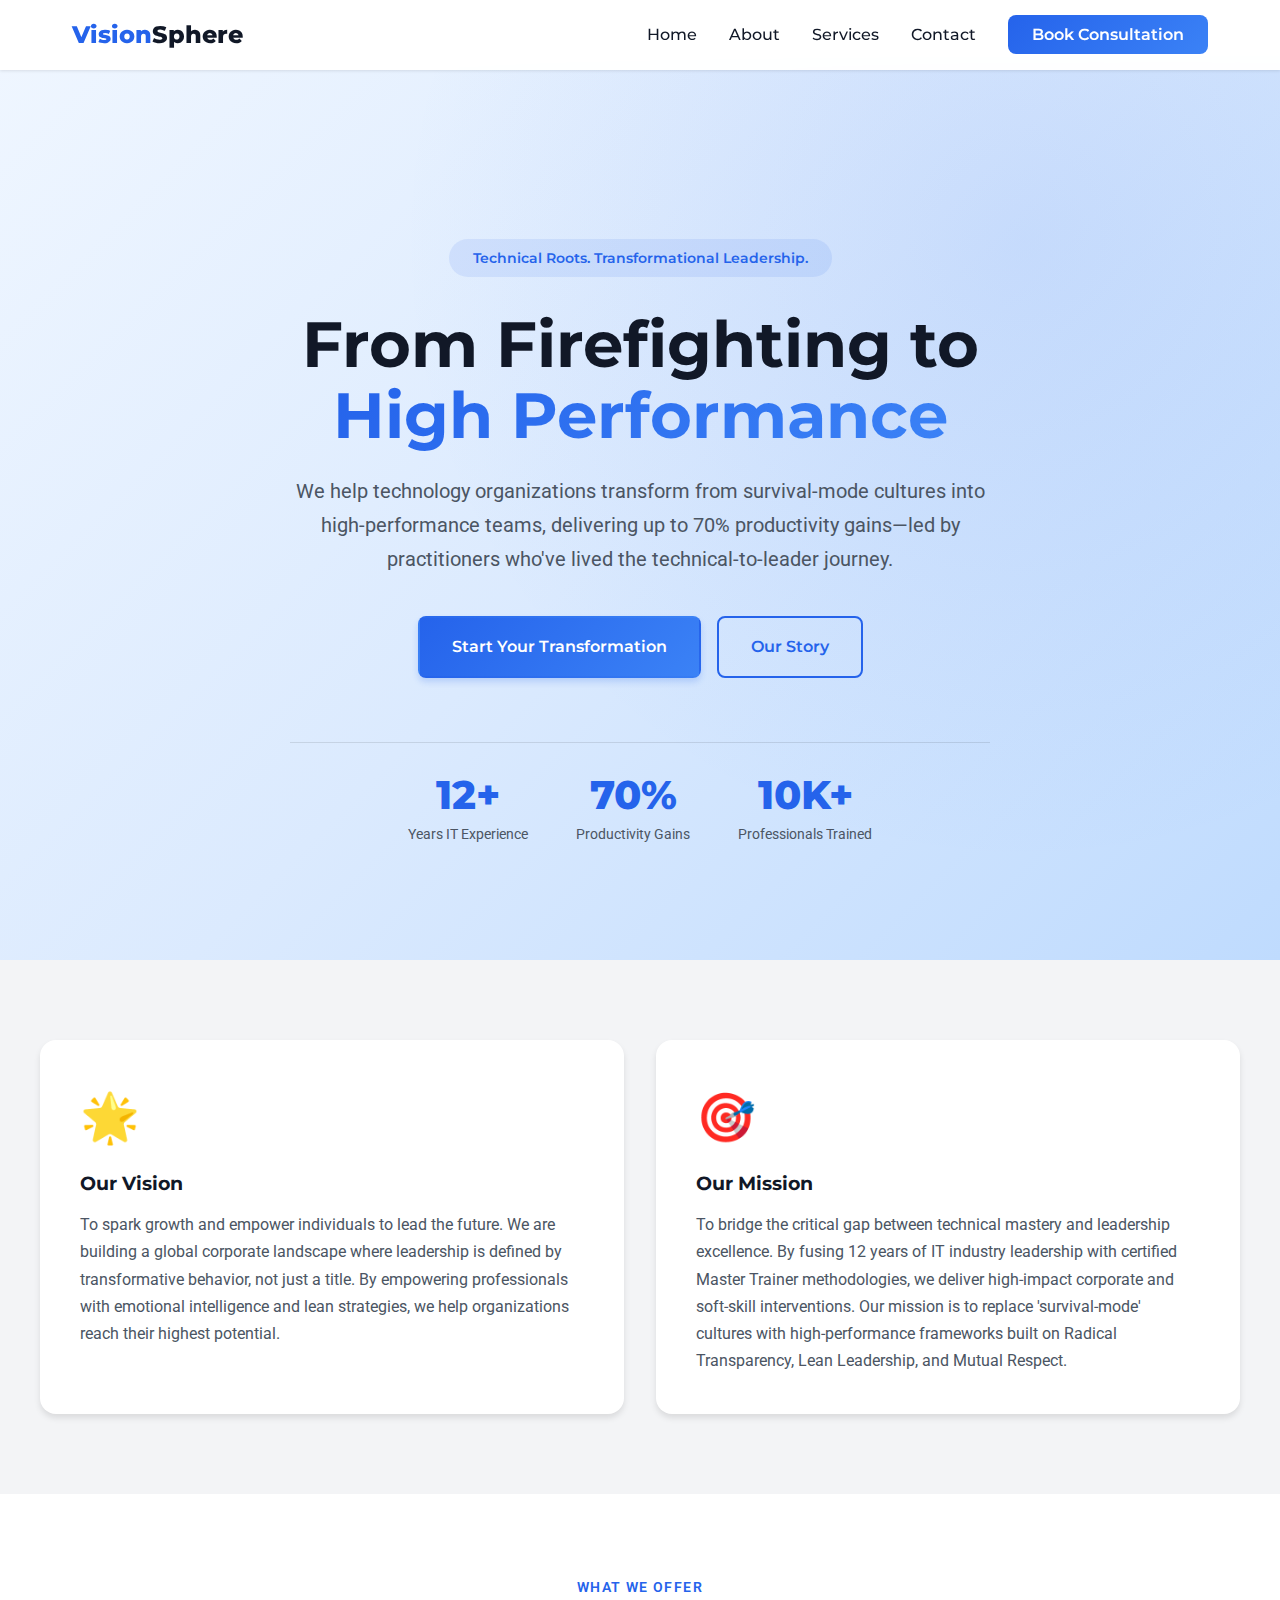
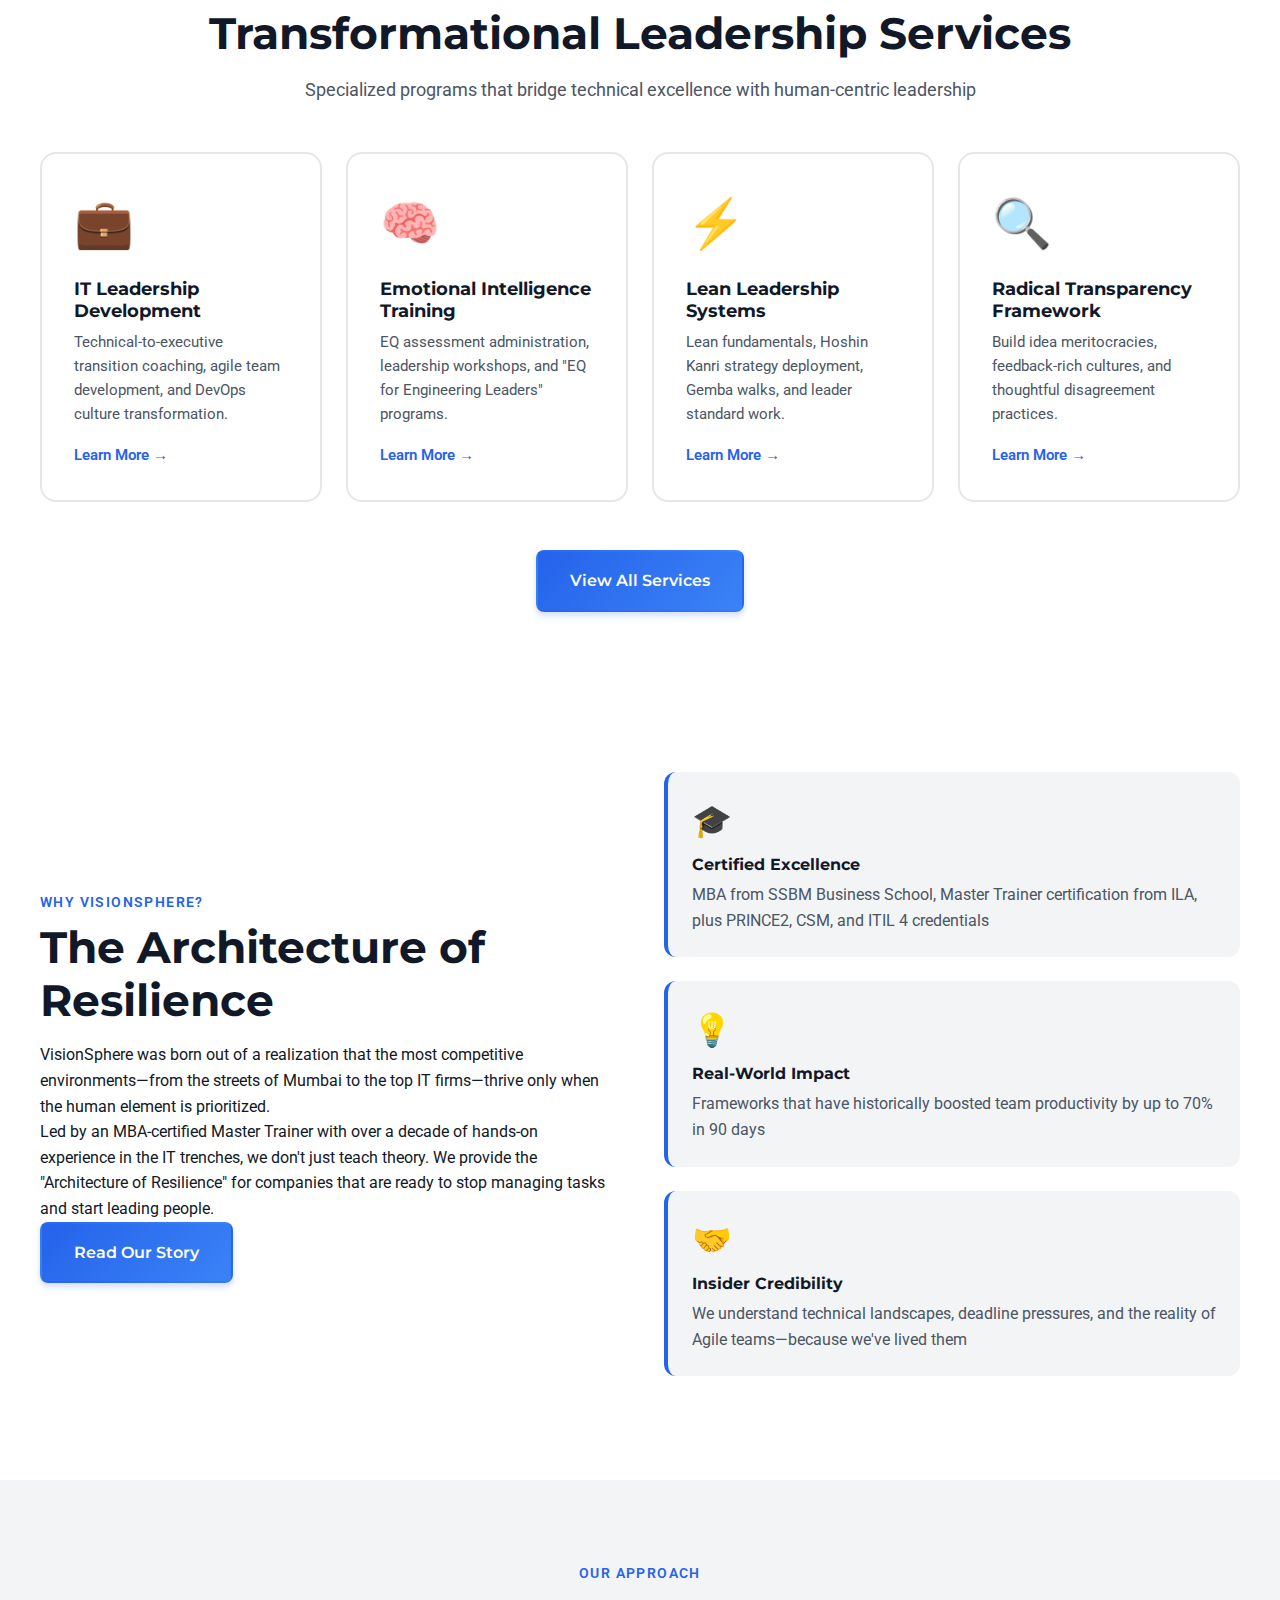
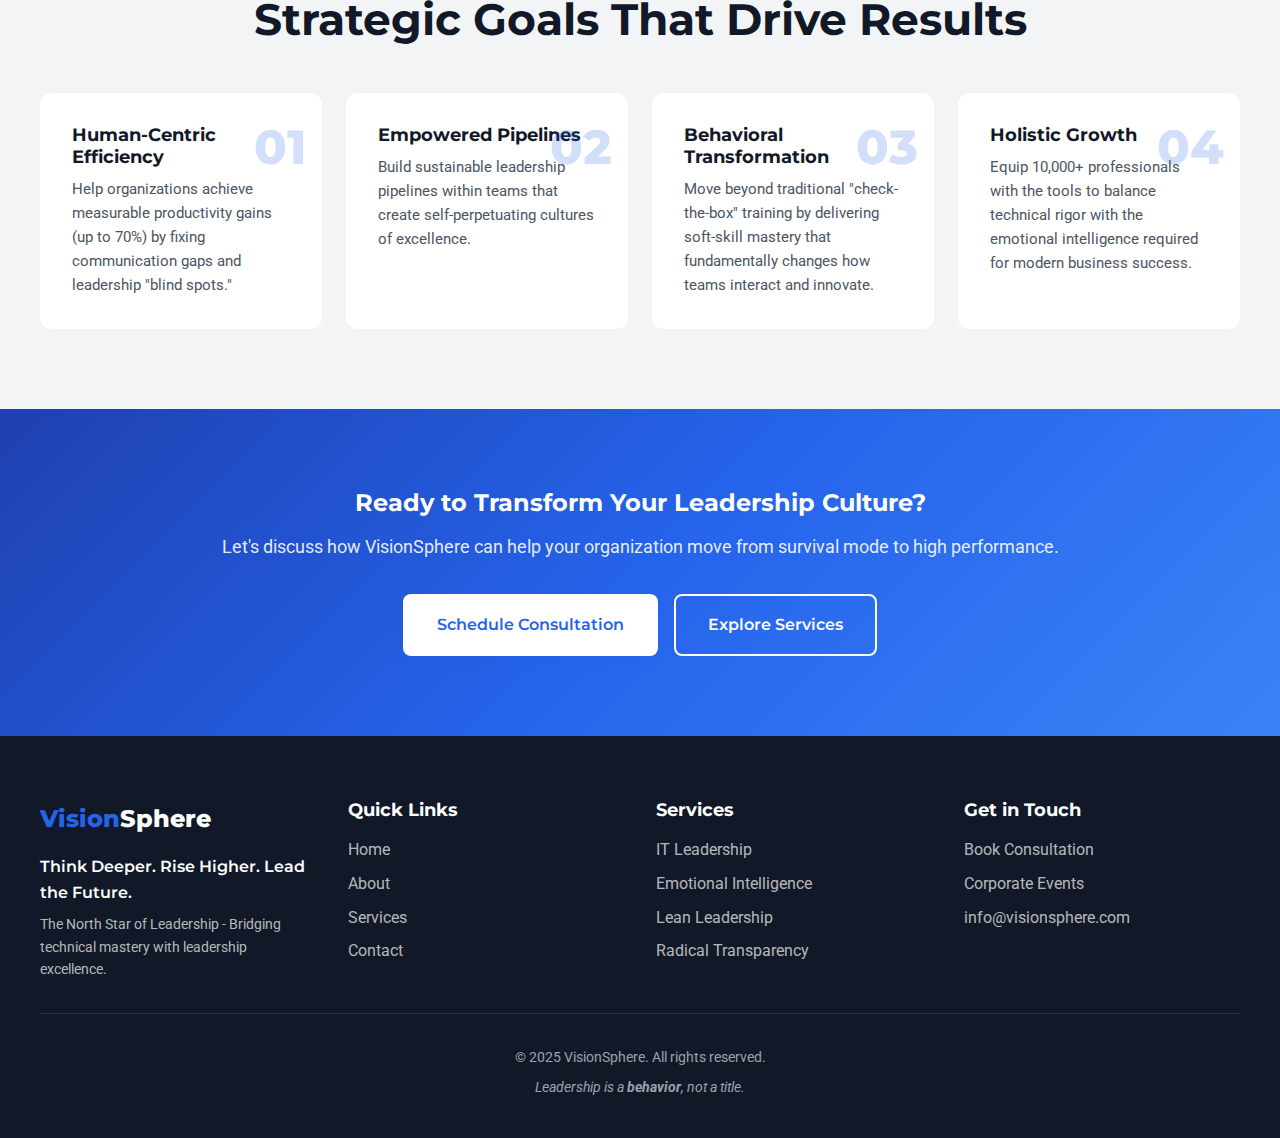
<file: index.html>
<!DOCTYPE html>
<html lang="en">
<head>
    <meta charset="UTF-8">
    <meta name="viewport" content="width=device-width, initial-scale=1.0">
    <title>VisionSphere - The North Star of Leadership | Technical Roots. Transformational Leadership.</title>
    <meta name="description" content="Transform your technology organization from survival-mode to high-performance. Leadership training combining 12+ years IT expertise with Master Trainer certification. Up to 70% productivity gains.">
    <link rel="preconnect" href="https://fonts.googleapis.com">
    <link rel="preconnect" href="https://fonts.gstatic.com" crossorigin>
    <link href="https://fonts.googleapis.com/css2?family=Montserrat:wght@400;600;700;800&family=Roboto:wght@300;400;500;700&display=swap" rel="stylesheet">
    
    <style>
        /* Critical CSS - Inline for guaranteed loading */
        * { margin: 0; padding: 0; box-sizing: border-box; }

        :root {
            --primary: #2563EB; --primary-dark: #1E40AF; --primary-light: #3B82F6;
            --gray: #6B7280; --accent: #0D9488; --bg-light: #F3F4F6;
            --text-dark: #111827; --text-gray: #4B5563;
        }

        body { font-family: 'Roboto', sans-serif; color: var(--text-dark); line-height: 1.6; overflow-x: hidden; }
        h1, h2, h3, h4, h5, h6 { font-family: 'Montserrat', sans-serif; font-weight: 700; line-height: 1.2; }

        /* Navigation */
        .nav { position: fixed; top: 0; width: 100%; background: rgba(255, 255, 255, 0.95);
            backdrop-filter: blur(10px); box-shadow: 0 1px 3px rgba(0,0,0,0.1); z-index: 1000; padding: 1rem 0; }
        .nav-container { max-width: 1200px; margin: 0 auto; padding: 0 2rem;
            display: flex; justify-content: space-between; align-items: center; }
        .nav-brand { font-size: 1.5rem; font-weight: 800; font-family: 'Montserrat', sans-serif; }
        .brand-vision { color: var(--primary); }
        .nav-menu { display: flex; gap: 2rem; list-style: none; align-items: center; }
        .nav-link { color: var(--text-dark); text-decoration: none; font-weight: 500;
            font-family: 'Montserrat', sans-serif; transition: color 0.3s; }
        .nav-link:hover { color: var(--primary); }
        .nav-cta { background: linear-gradient(135deg, var(--primary) 0%, var(--primary-light) 100%);
            color: white; padding: 0.625rem 1.5rem; border-radius: 0.5rem; text-decoration: none;
            font-weight: 600; font-family: 'Montserrat', sans-serif; transition: transform 0.3s, box-shadow 0.3s; }
        .nav-cta:hover { transform: translateY(-2px); box-shadow: 0 10px 15px rgba(37, 99, 235, 0.2); }

        /* Hero Section */
        .hero { min-height: 100vh; display: flex; align-items: center; justify-content: center;
            background: linear-gradient(135deg, #EFF6FF 0%, #DBEAFE 50%, #BFDBFE 100%);
            position: relative; padding: 8rem 2rem 4rem; margin-top: 60px; }
        .hero::before { content: ''; position: absolute; top: 0; left: 0; right: 0; bottom: 0;
            background: radial-gradient(circle at 80% 20%, rgba(37, 99, 235, 0.1) 0%, transparent 50%);
            pointer-events: none; }
        .hero-container { max-width: 900px; margin: 0 auto; text-align: center; position: relative; z-index: 1; }
        .hero-badge { display: inline-block; padding: 0.5rem 1.5rem;
            background: rgba(37, 99, 235, 0.1); color: var(--primary); border-radius: 50px;
            font-family: 'Montserrat', sans-serif; font-weight: 600; font-size: 0.875rem; margin-bottom: 2rem; }
        .hero-title { font-size: clamp(2.5rem, 6vw, 4rem); margin-bottom: 1.5rem; line-height: 1.1; }
        .hero-gradient { background: linear-gradient(135deg, var(--primary) 0%, var(--primary-light) 100%);
            -webkit-background-clip: text; -webkit-text-fill-color: transparent; background-clip: text; }
        .hero-subtitle { font-size: 1.25rem; color: var(--text-gray); margin-bottom: 2.5rem;
            line-height: 1.7; max-width: 700px; margin-left: auto; margin-right: auto; }
        .hero-cta { display: flex; gap: 1rem; justify-content: center; flex-wrap: wrap; margin-bottom: 4rem; }
        .btn { display: inline-block; padding: 1rem 2rem; font-family: 'Montserrat', sans-serif;
            font-size: 1rem; font-weight: 600; border-radius: 0.5rem; text-decoration: none;
            transition: all 0.3s; border: 2px solid transparent; }
        .btn-primary { background: linear-gradient(135deg, var(--primary) 0%, var(--primary-light) 100%);
            color: white; box-shadow: 0 4px 6px rgba(37, 99, 235, 0.2); }
        .btn-primary:hover { transform: translateY(-2px); box-shadow: 0 10px 15px rgba(37, 99, 235, 0.3); }
        .btn-secondary { background: transparent; color: var(--primary); border-color: var(--primary); }
        .btn-secondary:hover { background: var(--primary); color: white; }
        .hero-trust { display: flex; justify-content: center; gap: 3rem; flex-wrap: wrap;
            padding-top: 2rem; border-top: 1px solid rgba(0,0,0,0.1); }
        .trust-item { text-align: center; }
        .trust-number { font-family: 'Montserrat', sans-serif; font-size: 2.5rem;
            font-weight: 800; color: var(--primary); line-height: 1; }
        .trust-label { font-size: 0.875rem; color: var(--text-gray); margin-top: 0.5rem; }

        /* Section Styles */
        section { padding: 5rem 2rem; }
        .container { max-width: 1200px; margin: 0 auto; }
        .section-header { text-align: center; margin-bottom: 3rem; }
        .section-label { display: inline-block; font-size: 0.875rem; font-weight: 600;
            letter-spacing: 0.1em; text-transform: uppercase; color: var(--primary); margin-bottom: 0.5rem; }
        .section-title { font-size: clamp(2rem, 4vw, 2.75rem); margin-bottom: 1rem; }
        .section-subtitle { font-size: 1.125rem; color: var(--text-gray); max-width: 700px; margin: 0 auto; }

        /* Vision Mission Section */
        .vision-mission { background: var(--bg-light); }
        .section-grid { display: grid; grid-template-columns: repeat(2, 1fr); gap: 2rem; }
        .vision-card, .mission-card { background: white; padding: 2.5rem; border-radius: 1rem;
            box-shadow: 0 4px 6px rgba(0,0,0,0.1); transition: transform 0.3s, box-shadow 0.3s; }
        .vision-card:hover, .mission-card:hover { transform: translateY(-5px); box-shadow: 0 10px 20px rgba(0,0,0,0.15); }
        .card-icon { font-size: 3rem; margin-bottom: 1rem; }
        .vision-card h3, .mission-card h3 { margin-bottom: 1rem; color: var(--text-dark); }
        .vision-card p, .mission-card p { color: var(--text-gray); line-height: 1.7; }

        /* Services Grid - FIXED TO ALWAYS BE 4 COLUMNS ON DESKTOP */
        .services-grid { 
            display: grid; 
            grid-template-columns: repeat(4, 1fr);
            gap: 1.5rem;
            margin-bottom: 3rem;
        }
        .service-card { background: white; padding: 2rem; border-radius: 1rem; border: 2px solid #E5E7EB;
            transition: all 0.3s; cursor: pointer; height: 100%; }
        .service-card:hover { border-color: var(--primary); transform: translateY(-5px);
            box-shadow: 0 10px 20px rgba(0,0,0,0.1); }
        .service-icon { font-size: 3rem; margin-bottom: 1rem; }
        .service-card h3 { margin-bottom: 0.5rem; color: var(--text-dark); font-size: 1.125rem; }
        .service-card p { color: var(--text-gray); margin-bottom: 1rem; font-size: 0.9375rem; line-height: 1.6; }
        .service-link { color: var(--primary); font-weight: 600; text-decoration: none;
            display: inline-block; transition: transform 0.3s; font-size: 0.9375rem; }
        .service-link:hover { transform: translateX(5px); }

        /* Modal Styles */
        .modal { display: none; position: fixed; z-index: 2000; left: 0; top: 0; width: 100%;
            height: 100%; overflow: auto; background-color: rgba(0, 0, 0, 0.7);
            backdrop-filter: blur(5px); animation: fadeIn 0.3s; }
        .modal.active { display: flex; align-items: center; justify-content: center; }
        .modal-content { background-color: white; margin: 2rem; padding: 0; border-radius: 1rem;
            max-width: 800px; width: 100%; max-height: 90vh; overflow-y: auto;
            animation: slideUp 0.3s; box-shadow: 0 20px 60px rgba(0,0,0,0.3); }
        .modal-header { padding: 2rem; border-bottom: 1px solid #E5E7EB;
            display: flex; justify-content: space-between; align-items: center; }
        .modal-header h2 { margin: 0; color: var(--text-dark); }
        .modal-close { background: none; border: none; font-size: 2rem; cursor: pointer;
            color: var(--text-gray); transition: color 0.3s; line-height: 1; padding: 0; width: 40px; height: 40px; }
        .modal-close:hover { color: var(--text-dark); }
        .modal-body { padding: 2rem; }
        .modal-body h3 { margin-top: 1.5rem; margin-bottom: 1rem; color: var(--text-dark); }
        .modal-body h3:first-child { margin-top: 0; }
        .modal-body ul { margin-left: 1.5rem; margin-bottom: 1rem; }
        .modal-body li { margin-bottom: 0.5rem; color: var(--text-gray); }
        .modal-footer { padding: 1.5rem 2rem; border-top: 1px solid #E5E7EB;
            display: flex; justify-content: center; gap: 1rem; }
        @keyframes fadeIn { from { opacity: 0; } to { opacity: 1; } }
        @keyframes slideUp { from { transform: translateY(50px); opacity: 0; }
            to { transform: translateY(0); opacity: 1; } }

        /* Why VisionSphere */
        .why-visionsphere { background: white; }
        .why-grid { display: grid; grid-template-columns: 1fr 1fr; gap: 3rem; align-items: center; }
        .stat-card { background: var(--bg-light); padding: 1.5rem; border-radius: 0.75rem;
            border-left: 4px solid var(--primary); margin-bottom: 1.5rem; }
        .stat-icon { font-size: 2rem; margin-bottom: 0.5rem; }
        .stat-card h4 { margin-bottom: 0.5rem; }
        .stat-card p { color: var(--text-gray); margin: 0; }

        /* Goals Section - FIXED TO 4 COLUMNS */
        .strategic-goals { background: var(--bg-light); }
        .goals-grid { 
            display: grid; 
            grid-template-columns: repeat(4, 1fr);
            gap: 1.5rem;
        }
        .goal-card { background: white; padding: 2rem; border-radius: 0.75rem; position: relative;
            transition: transform 0.3s, box-shadow 0.3s; height: 100%; }
        .goal-card:hover { transform: translateY(-5px); box-shadow: 0 10px 20px rgba(0,0,0,0.1); }
        .goal-number { font-family: 'Montserrat', sans-serif; font-size: 3rem; font-weight: 800;
            color: var(--primary); opacity: 0.2; position: absolute; top: 1rem; right: 1rem; }
        .goal-card h3 { margin-bottom: 0.5rem; font-size: 1.125rem; }
        .goal-card p { color: var(--text-gray); margin: 0; font-size: 0.9375rem; line-height: 1.6; }

        /* CTA Section */
        .cta-section { background: linear-gradient(135deg, var(--primary-dark) 0%, var(--primary) 50%, var(--primary-light) 100%);
            color: white; text-align: center; }
        .cta-section h2 { color: white; margin-bottom: 1rem; }
        .cta-section p { color: rgba(255, 255, 255, 0.9); font-size: 1.125rem; margin-bottom: 2rem; }
        .cta-buttons { display: flex; gap: 1rem; justify-content: center; flex-wrap: wrap; }
        .cta-section .btn-primary { background: white; color: var(--primary); }
        .cta-section .btn-secondary { border-color: white; color: white; }
        .cta-section .btn-secondary:hover { background: white; color: var(--primary); }

        /* Footer */
        .footer { background: var(--text-dark); color: white; padding: 4rem 2rem 2rem; }
        .footer-grid { display: grid; grid-template-columns: repeat(4, 1fr);
            gap: 2rem; margin-bottom: 2rem; max-width: 1200px; margin-left: auto; margin-right: auto; }
        .footer-brand { font-family: 'Montserrat', sans-serif; font-size: 1.5rem; font-weight: 800; margin-bottom: 1rem; }
        .footer-tagline { font-family: 'Montserrat', sans-serif; font-weight: 600; margin-bottom: 0.5rem; }
        .footer-description { color: rgba(255, 255, 255, 0.7); font-size: 0.875rem; }
        .footer-col h4 { margin-bottom: 1rem; font-size: 1.125rem; }
        .footer-links, .footer-contact { list-style: none; }
        .footer-links li, .footer-contact li { margin-bottom: 0.5rem; }
        .footer-links a, .footer-contact a { color: rgba(255, 255, 255, 0.7); text-decoration: none; transition: color 0.3s; }
        .footer-links a:hover, .footer-contact a:hover { color: white; }
        .footer-bottom { border-top: 1px solid rgba(255, 255, 255, 0.1); padding-top: 2rem;
            text-align: center; max-width: 1200px; margin: 0 auto; }
        .footer-bottom p { color: rgba(255, 255, 255, 0.6); font-size: 0.875rem; margin-bottom: 0.5rem; }
        .footer-philosophy { color: rgba(255, 255, 255, 0.8); font-style: italic; }

        /* ============================================
           RESPONSIVE BREAKPOINTS
           ============================================ */
        
        /* Large Desktop (1200px+) - Default styles above */
        
        /* Desktop / Laptop (992px - 1199px) */
        @media (max-width: 1199px) {
            .container { padding: 0 1.5rem; }
            .services-grid { gap: 1.25rem; }
            .service-card { padding: 1.5rem; }
            .goals-grid { gap: 1.25rem; }
            .goal-card { padding: 1.5rem; }
        }

        /* Tablet Landscape (768px - 991px) */
        @media (max-width: 991px) {
            /* Services: 2 columns x 2 rows */
            .services-grid { 
                grid-template-columns: repeat(2, 1fr);
                gap: 1.5rem;
            }
            
            /* Goals: 2 columns x 2 rows */
            .goals-grid { 
                grid-template-columns: repeat(2, 1fr);
                gap: 1.5rem;
            }
            
            .why-grid { grid-template-columns: 1fr; }
            .section-grid { grid-template-columns: 1fr; }
            
            /* Footer: 2 columns x 2 rows */
            .footer-grid { grid-template-columns: repeat(2, 1fr); }
        }

        /* Tablet Portrait (600px - 767px) */
        @media (max-width: 767px) {
            .nav-menu { display: none; }
            .hero { padding: 6rem 1.5rem 3rem; }
            .hero-title { font-size: 2rem; }
            .hero-subtitle { font-size: 1rem; }
            .hero-trust { gap: 2rem; }
            section { padding: 3rem 1.5rem; }
            
            /* Services: 1 column on tablet portrait */
            .services-grid { 
                grid-template-columns: 1fr;
                gap: 1.5rem;
            }
            
            /* Goals: 1 column on tablet portrait */
            .goals-grid { 
                grid-template-columns: 1fr;
                gap: 1.5rem;
            }
            
            .modal-content { margin: 1rem; }
            .modal-header { padding: 1.5rem; }
            .modal-body { padding: 1.5rem; }
            .modal-footer { padding: 1rem 1.5rem; }
        }

        /* Mobile (up to 599px) */
        @media (max-width: 599px) {
            .hero { padding: 5rem 1rem 2rem; }
            section { padding: 2.5rem 1rem; }
            .btn { padding: 0.875rem 1.5rem; font-size: 0.9375rem; }
            .service-card { padding: 1.5rem; }
            .goal-card { padding: 1.5rem; }
            .stat-card { padding: 1.25rem; }
            
            /* Footer: 1 column on mobile */
            .footer-grid { grid-template-columns: 1fr; }
            
            .modal-content { margin: 0.5rem; max-height: 95vh; }
            .modal-header { padding: 1.25rem; }
            .modal-header h2 { font-size: 1.5rem; }
            .modal-body { padding: 1.25rem; }
            .modal-close { font-size: 1.5rem; width: 32px; height: 32px; }
        }

        /* Animations */
        @keyframes fadeInUp { from { opacity: 0; transform: translateY(30px); }
            to { opacity: 1; transform: translateY(0); } }
        .fade-in { animation: fadeInUp 0.8s ease-out; }
    </style>
</head>
<body>
    <!-- Navigation -->
    <nav class="nav">
        <div class="nav-container">
            <div class="nav-brand"><span class="brand-vision">Vision</span><span>Sphere</span></div>
            <ul class="nav-menu">
                <li><a href="index.html" class="nav-link">Home</a></li>
                <li><a href="about.html" class="nav-link">About</a></li>
                <li><a href="services.html" class="nav-link">Services</a></li>
                <li><a href="contact.html" class="nav-link">Contact</a></li>
                <li><a href="contact.html" class="nav-cta">Book Consultation</a></li>
            </ul>
        </div>
    </nav>

    <!-- Hero Section -->
    <section class="hero">
        <div class="hero-container fade-in">
            <div class="hero-badge">Technical Roots. Transformational Leadership.</div>
            <h1 class="hero-title">
                From Firefighting to<br>
                <span class="hero-gradient">High Performance</span>
            </h1>
            <p class="hero-subtitle">
                We help technology organizations transform from survival-mode cultures into high-performance teams, delivering up to 70% productivity gains—led by practitioners who've lived the technical-to-leader journey.
            </p>
            <div class="hero-cta">
                <a href="contact.html" class="btn btn-primary">Start Your Transformation</a>
                <a href="about.html" class="btn btn-secondary">Our Story</a>
            </div>
            <div class="hero-trust">
                <div class="trust-item">
                    <div class="trust-number">12+</div>
                    <div class="trust-label">Years IT Experience</div>
                </div>
                <div class="trust-item">
                    <div class="trust-number">70%</div>
                    <div class="trust-label">Productivity Gains</div>
                </div>
                <div class="trust-item">
                    <div class="trust-number">10K+</div>
                    <div class="trust-label">Professionals Trained</div>
                </div>
            </div>
        </div>
    </section>

    <!-- Vision & Mission Section -->
    <section class="vision-mission">
        <div class="container">
            <div class="section-grid">
                <div class="vision-card">
                    <div class="card-icon">🌟</div>
                    <h3>Our Vision</h3>
                    <p>To spark growth and empower individuals to lead the future. We are building a global corporate landscape where leadership is defined by transformative behavior, not just a title. By empowering professionals with emotional intelligence and lean strategies, we help organizations reach their highest potential.</p>
                </div>
                <div class="mission-card">
                    <div class="card-icon">🎯</div>
                    <h3>Our Mission</h3>
                    <p>To bridge the critical gap between technical mastery and leadership excellence. By fusing 12 years of IT industry leadership with certified Master Trainer methodologies, we deliver high-impact corporate and soft-skill interventions. Our mission is to replace 'survival-mode' cultures with high-performance frameworks built on Radical Transparency, Lean Leadership, and Mutual Respect.</p>
                </div>
            </div>
        </div>
    </section>

    <!-- Services Overview -->
    <section class="services-overview">
        <div class="container">
            <div class="section-header">
                <span class="section-label">What We Offer</span>
                <h2 class="section-title">Transformational Leadership Services</h2>
                <p class="section-subtitle">Specialized programs that bridge technical excellence with human-centric leadership</p>
            </div>
            
            <div class="services-grid">
                <div class="service-card" onclick="openModal('it-leadership')">
                    <div class="service-icon">💼</div>
                    <h3>IT Leadership Development</h3>
                    <p>Technical-to-executive transition coaching, agile team development, and DevOps culture transformation.</p>
                    <span class="service-link">Learn More →</span>
                </div>

                <div class="service-card" onclick="openModal('eq-training')">
                    <div class="service-icon">🧠</div>
                    <h3>Emotional Intelligence Training</h3>
                    <p>EQ assessment administration, leadership workshops, and "EQ for Engineering Leaders" programs.</p>
                    <span class="service-link">Learn More →</span>
                </div>

                <div class="service-card" onclick="openModal('lean-leadership')">
                    <div class="service-icon">⚡</div>
                    <h3>Lean Leadership Systems</h3>
                    <p>Lean fundamentals, Hoshin Kanri strategy deployment, Gemba walks, and leader standard work.</p>
                    <span class="service-link">Learn More →</span>
                </div>

                <div class="service-card" onclick="openModal('radical-transparency')">
                    <div class="service-icon">🔍</div>
                    <h3>Radical Transparency Framework</h3>
                    <p>Build idea meritocracies, feedback-rich cultures, and thoughtful disagreement practices.</p>
                    <span class="service-link">Learn More →</span>
                </div>
            </div>

            <div style="text-align: center;">
                <a href="services.html" class="btn btn-primary">View All Services</a>
            </div>
        </div>
    </section>

    <!-- Service Modals -->
    <div id="modal-it-leadership" class="modal" onclick="closeModalOnOutside(event, 'it-leadership')">
        <div class="modal-content" onclick="event.stopPropagation()">
            <div class="modal-header">
                <h2>💼 IT Leadership Development</h2>
                <button class="modal-close" onclick="closeModal('it-leadership')">&times;</button>
            </div>
            <div class="modal-body">
                <p>Most technical professionals hit a leadership ceiling not because they lack skills, but because they haven't learned to translate technical mastery into human leadership.</p>
                
                <h3>Technical-to-Executive Transition Coaching</h3>
                <p>Individualized coaching for engineers and technical managers developing strategic leadership capabilities.</p>
                <ul>
                    <li>Strategic thinking frameworks for technical leaders</li>
                    <li>Stakeholder management and executive presence</li>
                    <li>Team delegation and leadership communication</li>
                    <li>Balancing technical depth with leadership breadth</li>
                </ul>
                <p><strong>Duration:</strong> 12-week program with bi-weekly coaching sessions</p>

                <h3>Agile Team Development</h3>
                <p>Build high-performing agile teams that deliver results through effective collaboration and continuous improvement.</p>
                <ul>
                    <li>Effective sprint planning and retrospectives</li>
                    <li>Team collaboration and conflict resolution</li>
                    <li>Agile mindset and adaptive leadership</li>
                </ul>
                <p><strong>Duration:</strong> 2-day workshop + 8-week implementation support</p>

                <h3>DevOps Culture Transformation</h3>
                <p>Leverage ITIL 4 and CSM expertise to build collaborative DevOps cultures that break down silos.</p>
                <ul>
                    <li>Breaking down development and operations silos</li>
                    <li>Continuous integration and deployment mindsets</li>
                    <li>Blameless post-mortems and learning cultures</li>
                </ul>
                <p><strong>Duration:</strong> 90-day transformation program</p>
            </div>
            <div class="modal-footer">
                <a href="contact.html" class="btn btn-primary">Schedule Consultation</a>
                <a href="services.html" class="btn btn-secondary">View Full Details</a>
            </div>
        </div>
    </div>

    <div id="modal-eq-training" class="modal" onclick="closeModalOnOutside(event, 'eq-training')">
        <div class="modal-content" onclick="event.stopPropagation()">
            <div class="modal-header">
                <h2>🧠 Emotional Intelligence Training</h2>
                <button class="modal-close" onclick="closeModal('eq-training')">&times;</button>
            </div>
            <div class="modal-body">
                <p>The most successful technical leaders aren't just the smartest—they're the most emotionally intelligent.</p>
                
                <h3>EQ Assessment & Development</h3>
                <p>Comprehensive emotional intelligence assessment using validated EQ frameworks.</p>
                <ul>
                    <li>Complete EQ profile with strengths and development areas</li>
                    <li>Self-awareness and emotional regulation strategies</li>
                    <li>Social awareness and empathy development</li>
                    <li>Relationship management and influence skills</li>
                </ul>
                <p><strong>Duration:</strong> Assessment + 6 coaching sessions over 3 months</p>

                <h3>EQ for Engineering Leaders</h3>
                <p>Specialized program applying emotional intelligence specifically to technical leadership contexts.</p>
                <ul>
                    <li>Reading team dynamics in technical environments</li>
                    <li>Delivering technical feedback with empathy</li>
                    <li>Managing stress and burnout in high-pressure projects</li>
                    <li>Building psychological safety in engineering teams</li>
                </ul>
                <p><strong>Duration:</strong> Full-day workshop + 4 follow-up sessions</p>
            </div>
            <div class="modal-footer">
                <a href="contact.html" class="btn btn-primary">Schedule Consultation</a>
                <a href="services.html" class="btn btn-secondary">View Full Details</a>
            </div>
        </div>
    </div>

    <div id="modal-lean-leadership" class="modal" onclick="closeModalOnOutside(event, 'lean-leadership')">
        <div class="modal-content" onclick="event.stopPropagation()">
            <div class="modal-header">
                <h2>⚡ Lean Leadership Systems</h2>
                <button class="modal-close" onclick="closeModal('lean-leadership')">&times;</button>
            </div>
            <div class="modal-body">
                <p>Lean principles revolutionized manufacturing—now apply them to leadership development.</p>
                
                <h3>Lean Leadership Fundamentals</h3>
                <p>Master the core concepts of Lean thinking applied to leadership and organizational development.</p>
                <ul>
                    <li>Eight types of waste in leadership systems</li>
                    <li>Value stream mapping for organizational processes</li>
                    <li>Standard work for leaders and managers</li>
                    <li>Continuous improvement mindsets (Kaizen)</li>
                </ul>
                <p><strong>Duration:</strong> 3-day workshop</p>

                <h3>Hoshin Kanri (Strategy Deployment)</h3>
                <p>Align organizational strategy with execution through systematic strategy deployment.</p>
                <ul>
                    <li>Strategic planning and goal alignment</li>
                    <li>X-Matrix development and deployment</li>
                    <li>Catchball process for collaborative planning</li>
                </ul>
                <p><strong>Duration:</strong> 2-day workshop + quarterly reviews</p>

                <h3>Gemba Walk Training</h3>
                <p>Develop the habit of going to the "real place" where work happens.</p>
                <ul>
                    <li>Effective Gemba walk methodology</li>
                    <li>Observation techniques without judgment</li>
                    <li>Building improvement culture through presence</li>
                </ul>
                <p><strong>Duration:</strong> Half-day workshop + field practice</p>
            </div>
            <div class="modal-footer">
                <a href="contact.html" class="btn btn-primary">Schedule Consultation</a>
                <a href="services.html" class="btn btn-secondary">View Full Details</a>
            </div>
        </div>
    </div>

    <div id="modal-radical-transparency" class="modal" onclick="closeModalOnOutside(event, 'radical-transparency')">
        <div class="modal-content" onclick="event.stopPropagation()">
            <div class="modal-header">
                <h2>🔍 Radical Transparency Framework</h2>
                <button class="modal-close" onclick="closeModal('radical-transparency')">&times;</button>
            </div>
            <div class="modal-body">
                <p>Most organizations suffer from politics, hidden agendas, and communication breakdowns. Our Radical Transparency programs help you build cultures where truth drives performance.</p>
                
                <h3>TransparentLeader™ Workshop</h3>
                <p>Foundational training in creating psychologically safe environments where honest feedback becomes an organizational strength.</p>
                <ul>
                    <li>Principles of Radical Transparency and Truth</li>
                    <li>Creating psychological safety for honesty</li>
                    <li>Distinguishing between brutal honesty and radical candor</li>
                    <li>Leadership behaviors that model transparency</li>
                </ul>
                <p><strong>Duration:</strong> 2-day intensive workshop</p>

                <h3>Idea Meritocracy Development</h3>
                <p>Build decision-making systems where the best ideas win regardless of hierarchy.</p>
                <ul>
                    <li>Believability-weighted decision making</li>
                    <li>Systems for capturing and evaluating ideas</li>
                    <li>Overcoming authority bias and groupthink</li>
                </ul>
                <p><strong>Duration:</strong> Full-day workshop + implementation support</p>

                <h3>Feedback Culture Training</h3>
                <p>Transform feedback from an annual performance review into a continuous improvement conversation.</p>
                <ul>
                    <li>Real-time feedback mechanisms</li>
                    <li>Receiving feedback without defensiveness</li>
                    <li>Creating feedback loops that accelerate learning</li>
                </ul>
                <p><strong>Duration:</strong> Half-day workshop + practice sessions</p>
            </div>
            <div class="modal-footer">
                <a href="contact.html" class="btn btn-primary">Schedule Consultation</a>
                <a href="services.html" class="btn btn-secondary">View Full Details</a>
            </div>
        </div>
    </div>

    <!-- Why VisionSphere Section -->
    <section class="why-visionsphere">
        <div class="container">
            <div class="why-grid">
                <div class="why-content">
                    <span class="section-label">Why VisionSphere?</span>
                    <h2 class="section-title">The Architecture of Resilience</h2>
                    <p>VisionSphere was born out of a realization that the most competitive environments—from the streets of Mumbai to the top IT firms—thrive only when the human element is prioritized.</p>
                    <p>Led by an MBA-certified Master Trainer with over a decade of hands-on experience in the IT trenches, we don't just teach theory. We provide the "Architecture of Resilience" for companies that are ready to stop managing tasks and start leading people.</p>
                    <a href="about.html" class="btn btn-primary">Read Our Story</a>
                </div>
                <div class="why-stats">
                    <div class="stat-card">
                        <div class="stat-icon">🎓</div>
                        <h4>Certified Excellence</h4>
                        <p>MBA from SSBM Business School, Master Trainer certification from ILA, plus PRINCE2, CSM, and ITIL 4 credentials</p>
                    </div>
                    <div class="stat-card">
                        <div class="stat-icon">💡</div>
                        <h4>Real-World Impact</h4>
                        <p>Frameworks that have historically boosted team productivity by up to 70% in 90 days</p>
                    </div>
                    <div class="stat-card">
                        <div class="stat-icon">🤝</div>
                        <h4>Insider Credibility</h4>
                        <p>We understand technical landscapes, deadline pressures, and the reality of Agile teams—because we've lived them</p>
                    </div>
                </div>
            </div>
        </div>
    </section>

    <!-- Strategic Goals -->
    <section class="strategic-goals">
        <div class="container">
            <div class="section-header">
                <span class="section-label">Our Approach</span>
                <h2 class="section-title">Strategic Goals That Drive Results</h2>
            </div>

            <div class="goals-grid">
                <div class="goal-card">
                    <div class="goal-number">01</div>
                    <h3>Human-Centric Efficiency</h3>
                    <p>Help organizations achieve measurable productivity gains (up to 70%) by fixing communication gaps and leadership "blind spots."</p>
                </div>

                <div class="goal-card">
                    <div class="goal-number">02</div>
                    <h3>Empowered Pipelines</h3>
                    <p>Build sustainable leadership pipelines within teams that create self-perpetuating cultures of excellence.</p>
                </div>

                <div class="goal-card">
                    <div class="goal-number">03</div>
                    <h3>Behavioral Transformation</h3>
                    <p>Move beyond traditional "check-the-box" training by delivering soft-skill mastery that fundamentally changes how teams interact and innovate.</p>
                </div>

                <div class="goal-card">
                    <div class="goal-number">04</div>
                    <h3>Holistic Growth</h3>
                    <p>Equip 10,000+ professionals with the tools to balance technical rigor with the emotional intelligence required for modern business success.</p>
                </div>
            </div>
        </div>
    </section>

    <!-- CTA Section -->
    <section class="cta-section">
        <div class="container">
            <h2>Ready to Transform Your Leadership Culture?</h2>
            <p>Let's discuss how VisionSphere can help your organization move from survival mode to high performance.</p>
            <div class="cta-buttons">
                <a href="contact.html" class="btn btn-primary">Schedule Consultation</a>
                <a href="services.html" class="btn btn-secondary">Explore Services</a>
            </div>
        </div>
    </section>

    <!-- Footer -->
    <footer class="footer">
        <div class="footer-grid">
            <div class="footer-col">
                <div class="footer-brand"><span class="brand-vision">Vision</span><span>Sphere</span></div>
                <p class="footer-tagline">Think Deeper. Rise Higher. Lead the Future.</p>
                <p class="footer-description">The North Star of Leadership - Bridging technical mastery with leadership excellence.</p>
            </div>

            <div class="footer-col">
                <h4>Quick Links</h4>
                <ul class="footer-links">
                    <li><a href="index.html">Home</a></li>
                    <li><a href="about.html">About</a></li>
                    <li><a href="services.html">Services</a></li>
                    <li><a href="contact.html">Contact</a></li>
                </ul>
            </div>

            <div class="footer-col">
                <h4>Services</h4>
                <ul class="footer-links">
                    <li><a href="services.html">IT Leadership</a></li>
                    <li><a href="services.html">Emotional Intelligence</a></li>
                    <li><a href="services.html">Lean Leadership</a></li>
                    <li><a href="services.html">Radical Transparency</a></li>
                </ul>
            </div>

            <div class="footer-col">
                <h4>Get in Touch</h4>
                <ul class="footer-contact">
                    <li><a href="contact.html">Book Consultation</a></li>
                    <li><a href="contact.html">Corporate Events</a></li>
                    <li><a href="mailto:info@visionsphere.com">info@visionsphere.com</a></li>
                </ul>
            </div>
        </div>

        <div class="footer-bottom">
            <p>&copy; 2025 VisionSphere. All rights reserved.</p>
            <p class="footer-philosophy">Leadership is a <strong>behavior</strong>, not a title.</p>
        </div>
    </footer>

    <script>
        // Modal Functions
        function openModal(modalId) {
            const modal = document.getElementById('modal-' + modalId);
            if (modal) {
                modal.classList.add('active');
                document.body.style.overflow = 'hidden';
            }
        }

        function closeModal(modalId) {
            const modal = document.getElementById('modal-' + modalId);
            if (modal) {
                modal.classList.remove('active');
                document.body.style.overflow = '';
            }
        }

        function closeModalOnOutside(event, modalId) {
            if (event.target.classList.contains('modal')) {
                closeModal(modalId);
            }
        }

        // Close modal on Escape key
        document.addEventListener('keydown', function(event) {
            if (event.key === 'Escape') {
                const activeModal = document.querySelector('.modal.active');
                if (activeModal) {
                    activeModal.classList.remove('active');
                    document.body.style.overflow = '';
                }
            }
        });
    </script>
</body>
</html>
</file>
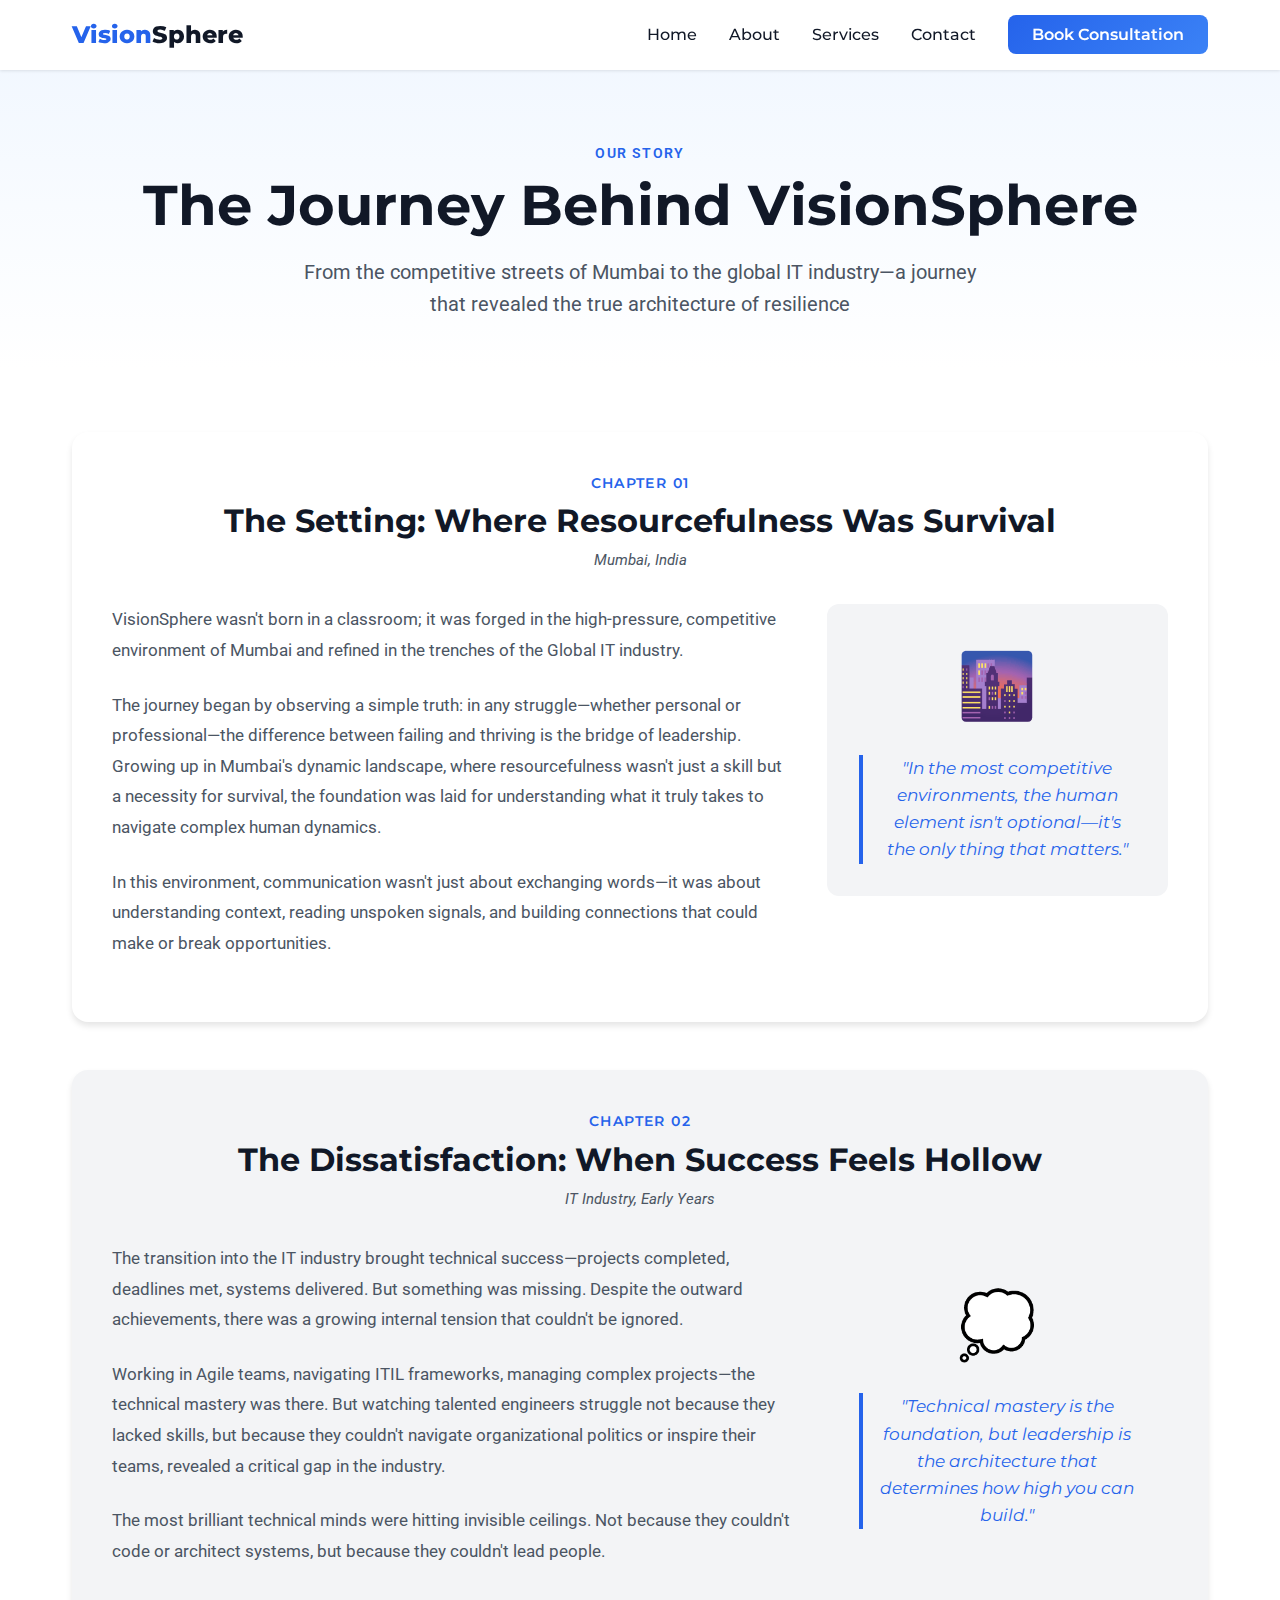
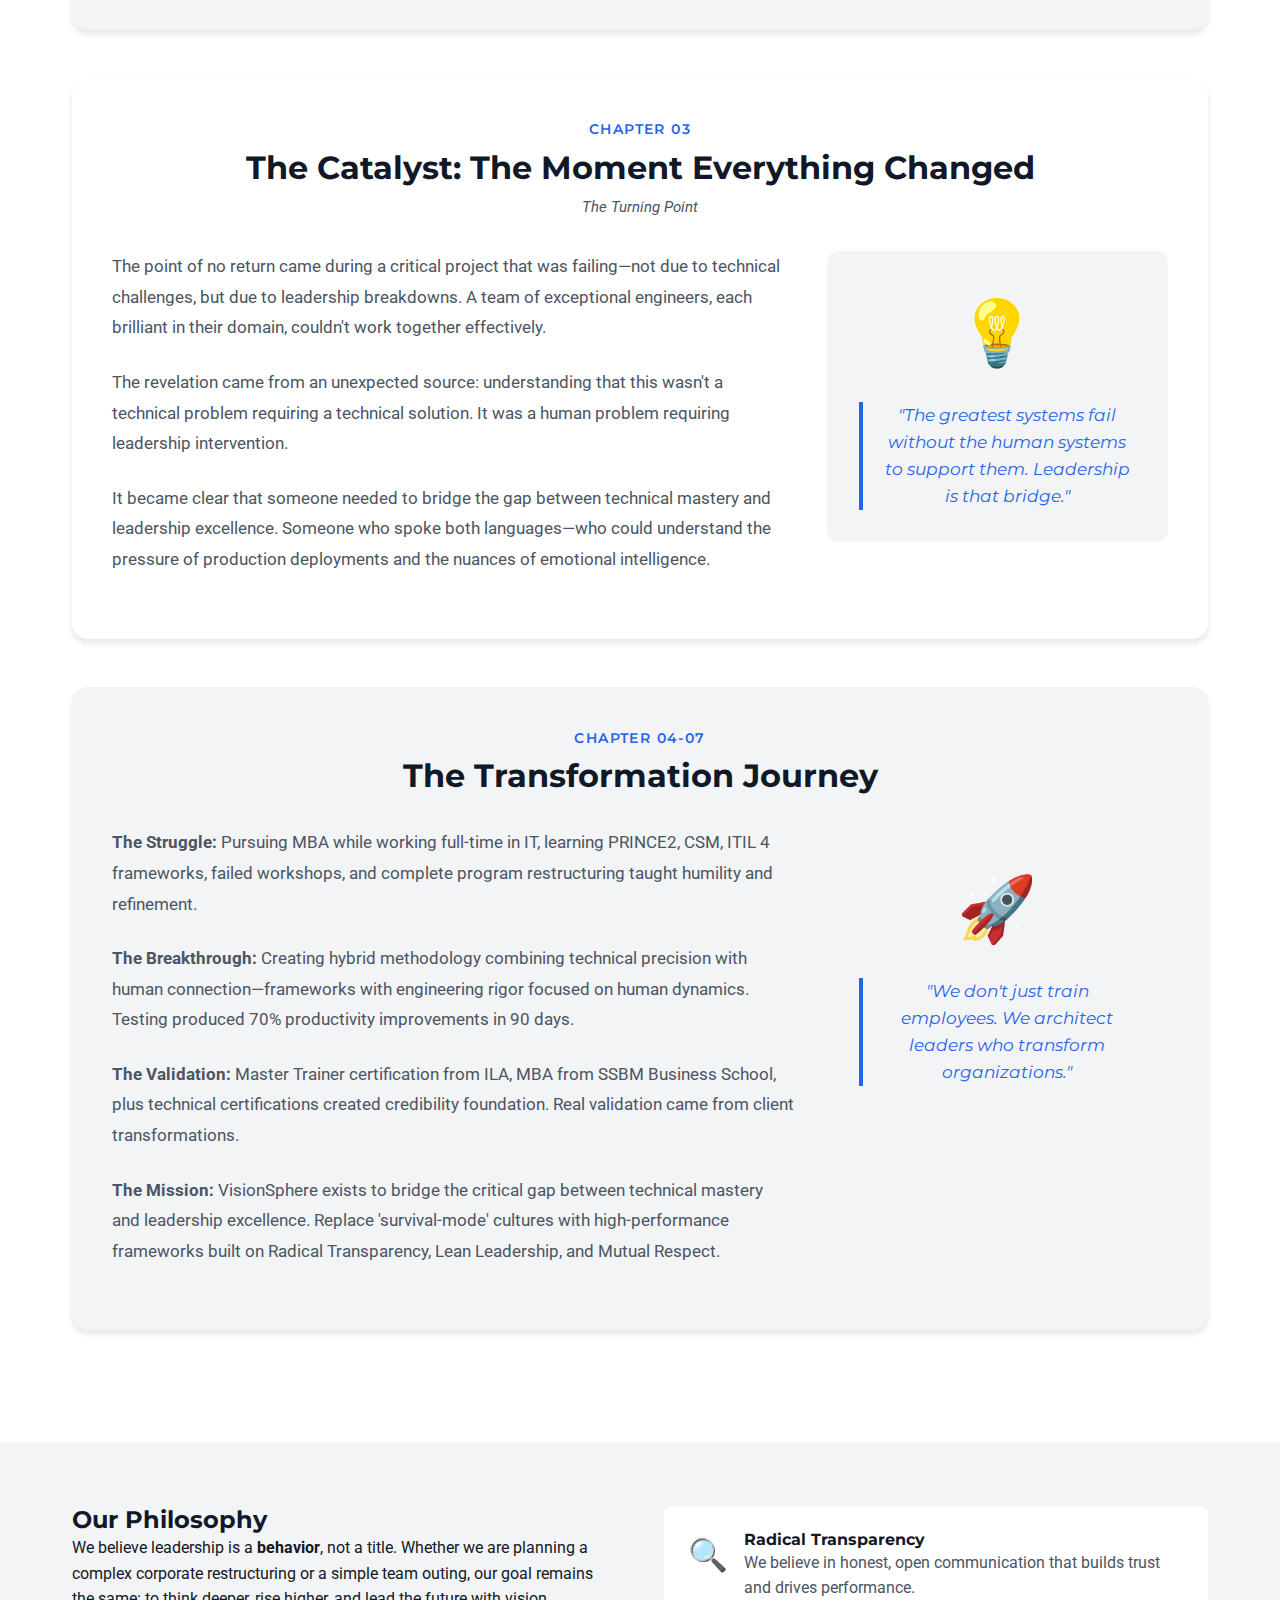
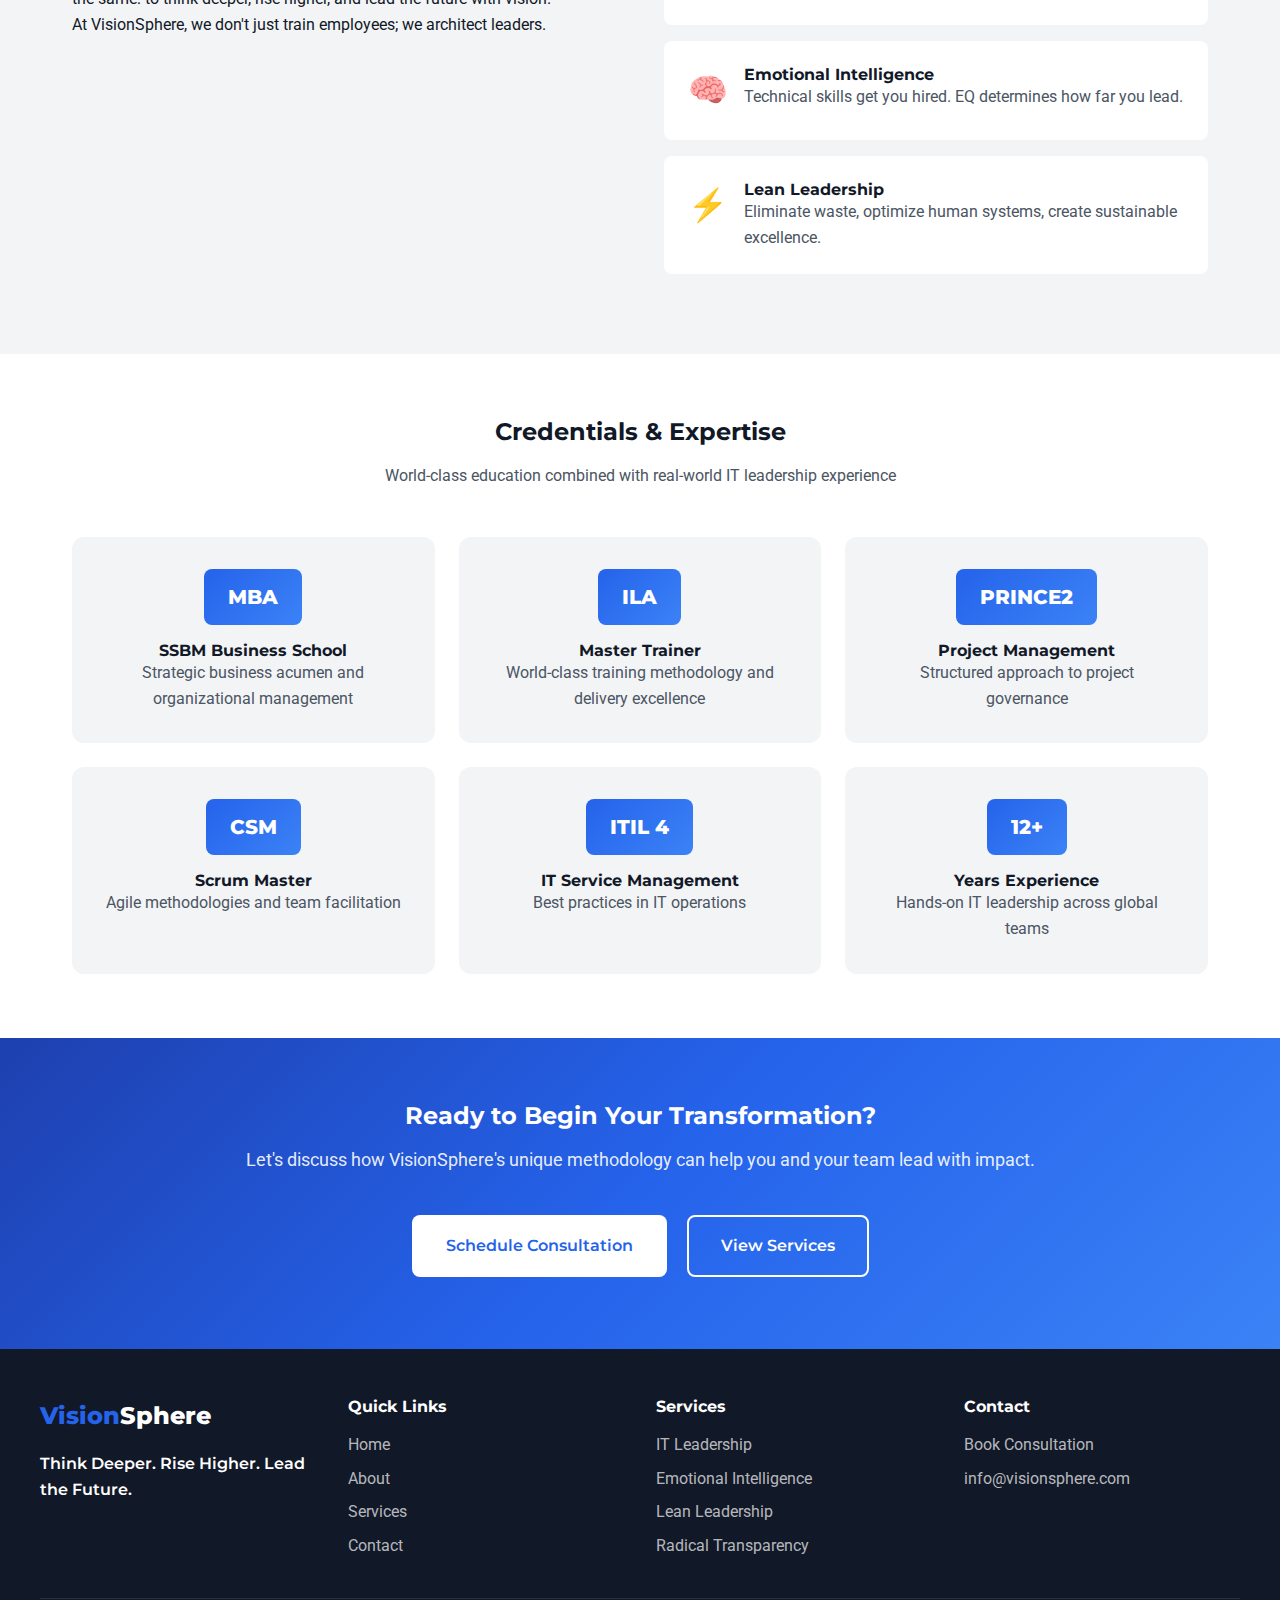
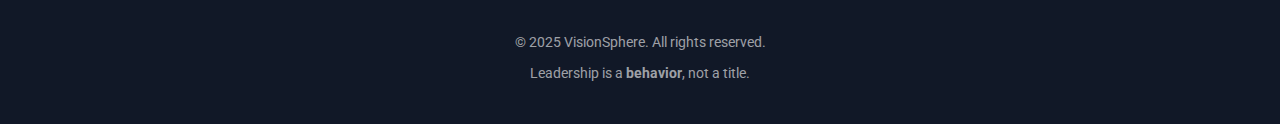
<file: about.html>
<!DOCTYPE html>
<html lang="en">
<head>
    <meta charset="UTF-8">
    <meta name="viewport" content="width=device-width, initial-scale=1.0">
    <title>About VisionSphere - The Founder's Journey</title>
    <link href="https://fonts.googleapis.com/css2?family=Montserrat:wght@400;600;700;800&family=Roboto:wght@300;400;500;700&display=swap" rel="stylesheet">
    
    <style>
        * { margin: 0; padding: 0; box-sizing: border-box; }
        :root {
            --primary: #2563EB; --primary-dark: #1E40AF; --primary-light: #3B82F6;
            --gray: #6B7280; --accent: #0D9488; --bg-light: #F3F4F6;
            --text-dark: #111827; --text-gray: #4B5563;
        }
        body { font-family: 'Roboto', sans-serif; color: var(--text-dark); line-height: 1.6; overflow-x: hidden; }
        h1, h2, h3, h4, h5, h6 { font-family: 'Montserrat', sans-serif; font-weight: 700; line-height: 1.2; }
        
        /* Navigation - Same as index */
        .nav { position: fixed; top: 0; width: 100%; background: rgba(255, 255, 255, 0.95);
            backdrop-filter: blur(10px); box-shadow: 0 1px 3px rgba(0,0,0,0.1); z-index: 1000; padding: 1rem 0; }
        .nav-container { max-width: 1200px; margin: 0 auto; padding: 0 2rem;
            display: flex; justify-content: space-between; align-items: center; }
        .nav-brand { font-size: 1.5rem; font-weight: 800; font-family: 'Montserrat', sans-serif; text-decoration: none; color: var(--text-dark); }
        .brand-vision { color: var(--primary); }
        .nav-menu { display: flex; gap: 2rem; list-style: none; align-items: center; }
        .nav-link { color: var(--text-dark); text-decoration: none; font-weight: 500;
            font-family: 'Montserrat', sans-serif; transition: color 0.3s; }
        .nav-link:hover { color: var(--primary); }
        .nav-cta { background: linear-gradient(135deg, var(--primary) 0%, var(--primary-light) 100%);
            color: white !important; padding: 0.625rem 1.5rem; border-radius: 0.5rem; text-decoration: none;
            font-weight: 600; font-family: 'Montserrat', sans-serif; }
        
        /* Page Hero */
        .page-hero { padding: calc(60px + 5rem) 2rem 3rem; text-align: center;
            background: linear-gradient(180deg, #EFF6FF 0%, #FFFFFF 100%); }
        .page-title { font-size: clamp(2.5rem, 5vw, 3.5rem); margin-bottom: 1rem; }
        .page-subtitle { font-size: 1.25rem; color: var(--text-gray); max-width: 700px; margin: 0 auto; }
        .section-label { display: inline-block; font-size: 0.875rem; font-weight: 600;
            letter-spacing: 0.1em; text-transform: uppercase; color: var(--primary); margin-bottom: 0.5rem; }
        
        /* Container */
        .container { max-width: 1200px; margin: 0 auto; padding: 0 2rem; }
        section { padding: 4rem 2rem; }
        
        /* Journey Chapter */
        .journey-chapter { margin-bottom: 3rem; padding: 2.5rem; background: white;
            border-radius: 1rem; box-shadow: 0 4px 6px rgba(0,0,0,0.1); }
        .chapter-alt { background: var(--bg-light); }
        .chapter-header { margin-bottom: 2rem; text-align: center; }
        .chapter-number { font-family: 'Montserrat', sans-serif; font-size: 0.875rem;
            font-weight: 600; color: var(--primary); text-transform: uppercase;
            letter-spacing: 0.1em; margin-bottom: 0.5rem; }
        .chapter-title { font-size: clamp(1.5rem, 3vw, 2rem); margin-bottom: 0.5rem; }
        .chapter-year { font-style: italic; color: var(--text-gray); font-size: 0.9375rem; }
        .chapter-content { display: grid; grid-template-columns: 2fr 1fr; gap: 2rem; align-items: start; }
        .chapter-text p { font-size: 1.0625rem; line-height: 1.8; margin-bottom: 1.5rem; color: var(--text-gray); }
        .chapter-visual { background: var(--bg-light); padding: 2rem; border-radius: 0.75rem; text-align: center; }
        .chapter-icon { font-size: 4rem; margin-bottom: 1rem; }
        .chapter-quote { font-family: 'Montserrat', sans-serif; font-size: 1.0625rem;
            font-style: italic; color: var(--primary); border-left: 4px solid var(--primary);
            padding-left: 1rem; margin: 0; line-height: 1.6; }
        
        /* Philosophy */
        .philosophy { background: var(--bg-light); }
        .philosophy-grid { display: grid; grid-template-columns: 1fr 1fr; gap: 3rem; align-items: start; }
        .value-item { background: white; padding: 1.5rem; border-radius: 0.5rem;
            display: flex; gap: 1rem; align-items: start; margin-bottom: 1rem; }
        .value-icon { font-size: 2rem; flex-shrink: 0; }
        
        /* Credentials - FIXED TO ALWAYS BE 3x2 ON DESKTOP */
        .credentials-grid { 
            display: grid; 
            grid-template-columns: repeat(3, 1fr);
            gap: 1.5rem;
        }
        .credential-card { text-align: center; padding: 2rem; background: var(--bg-light);
            border-radius: 0.75rem; transition: all 0.3s; }
        .credential-card:hover { transform: translateY(-5px); background: white; box-shadow: 0 10px 20px rgba(0,0,0,0.1); }
        .credential-badge { display: inline-block; padding: 0.75rem 1.5rem;
            background: linear-gradient(135deg, var(--primary) 0%, var(--primary-light) 100%);
            color: white; font-family: 'Montserrat', sans-serif; font-size: 1.25rem;
            font-weight: 800; border-radius: 0.5rem; margin-bottom: 1rem; }
        
        /* CTA */
        .cta-section { background: linear-gradient(135deg, var(--primary-dark) 0%, var(--primary) 50%, var(--primary-light) 100%);
            color: white; text-align: center; padding: 4rem 2rem; }
        .cta-section h2 { color: white; margin-bottom: 1rem; }
        .cta-section p { color: rgba(255, 255, 255, 0.9); font-size: 1.125rem; margin-bottom: 2rem; }
        .btn { display: inline-block; padding: 1rem 2rem; font-family: 'Montserrat', sans-serif;
            font-size: 1rem; font-weight: 600; border-radius: 0.5rem; text-decoration: none;
            transition: all 0.3s; border: 2px solid transparent; margin: 0.5rem; }
        .btn-primary { background: white; color: var(--primary); }
        .btn-primary:hover { transform: translateY(-2px); box-shadow: 0 10px 15px rgba(255,255,255,0.3); }
        .btn-secondary { border-color: white; color: white; background: transparent; }
        .btn-secondary:hover { background: white; color: var(--primary); }
        
        /* Footer */
        .footer { background: var(--text-dark); color: white; padding: 3rem 2rem 2rem; }
        .footer-grid { display: grid; grid-template-columns: repeat(4, 1fr);
            gap: 2rem; max-width: 1200px; margin: 0 auto 2rem; }
        .footer-brand { font-family: 'Montserrat', sans-serif; font-size: 1.5rem; font-weight: 800; margin-bottom: 1rem; }
        .footer-tagline { font-family: 'Montserrat', sans-serif; font-weight: 600; margin-bottom: 0.5rem; }
        .footer-col h4 { margin-bottom: 1rem; }
        .footer-links, .footer-contact { list-style: none; }
        .footer-links li, .footer-contact li { margin-bottom: 0.5rem; }
        .footer-links a, .footer-contact a { color: rgba(255, 255, 255, 0.7); text-decoration: none; }
        .footer-links a:hover, .footer-contact a:hover { color: white; }
        .footer-bottom { border-top: 1px solid rgba(255, 255, 255, 0.1); padding-top: 2rem;
            text-align: center; max-width: 1200px; margin: 0 auto; }
        .footer-bottom p { color: rgba(255, 255, 255, 0.6); font-size: 0.875rem; margin-bottom: 0.5rem; }
        
        /* ============================================
           RESPONSIVE BREAKPOINTS
           ============================================ */
        
        /* Desktop/Laptop (992px - 1199px) */
        @media (max-width: 1199px) {
            .credentials-grid { gap: 1.25rem; }
            .credential-card { padding: 1.5rem; }
        }

        /* Tablet Landscape (768px - 991px) */
        @media (max-width: 991px) {
            .nav-menu { display: none; }
            .chapter-content { grid-template-columns: 1fr; }
            .philosophy-grid { grid-template-columns: 1fr; }
            
            /* Credentials: 2 columns × 3 rows */
            .credentials-grid { 
                grid-template-columns: repeat(2, 1fr);
            }
            
            /* Footer: 2 columns × 2 rows */
            .footer-grid { grid-template-columns: repeat(2, 1fr); }
        }

        /* Tablet Portrait (600px - 767px) */
        @media (max-width: 767px) {
            .hero { padding: 6rem 1.5rem 3rem; }
            section { padding: 3rem 1.5rem; }
            
            /* Credentials: 1 column */
            .credentials-grid { 
                grid-template-columns: 1fr;
            }
        }

        /* Mobile (up to 599px) */
        @media (max-width: 599px) {
            .page-hero { padding: calc(60px + 3rem) 1rem 2rem; }
            section { padding: 2.5rem 1rem; }
            .journey-chapter { padding: 1.5rem; }
            .chapter-text p { font-size: 1rem; }
            .chapter-visual { padding: 1.5rem; }
            .btn { width: 100%; }
            
            /* Footer: 1 column */
            .footer-grid { grid-template-columns: 1fr; }
        }
    </style>
</head>
<body>
    <!-- Navigation -->
    <nav class="nav">
        <div class="nav-container">
            <a href="index.html" class="nav-brand"><span class="brand-vision">Vision</span><span>Sphere</span></a>
            <ul class="nav-menu">
                <li><a href="index.html" class="nav-link">Home</a></li>
                <li><a href="about.html" class="nav-link">About</a></li>
                <li><a href="services.html" class="nav-link">Services</a></li>
                <li><a href="contact.html" class="nav-link">Contact</a></li>
                <li><a href="contact.html" class="nav-cta">Book Consultation</a></li>
            </ul>
        </div>
    </nav>

    <!-- Page Hero -->
    <section class="page-hero">
        <span class="section-label">Our Story</span>
        <h1 class="page-title">The Journey Behind VisionSphere</h1>
        <p class="page-subtitle">From the competitive streets of Mumbai to the global IT industry—a journey that revealed the true architecture of resilience</p>
    </section>

    <!-- Founder Journey -->
    <section>
        <div class="container">
            <!-- Chapter 1 -->
            <div class="journey-chapter">
                <div class="chapter-header">
                    <div class="chapter-number">Chapter 01</div>
                    <h2 class="chapter-title">The Setting: Where Resourcefulness Was Survival</h2>
                    <div class="chapter-year">Mumbai, India</div>
                </div>
                <div class="chapter-content">
                    <div class="chapter-text">
                        <p>VisionSphere wasn't born in a classroom; it was forged in the high-pressure, competitive environment of Mumbai and refined in the trenches of the Global IT industry.</p>
                        <p>The journey began by observing a simple truth: in any struggle—whether personal or professional—the difference between failing and thriving is the bridge of leadership. Growing up in Mumbai's dynamic landscape, where resourcefulness wasn't just a skill but a necessity for survival, the foundation was laid for understanding what it truly takes to navigate complex human dynamics.</p>
                        <p>In this environment, communication wasn't just about exchanging words—it was about understanding context, reading unspoken signals, and building connections that could make or break opportunities.</p>
                    </div>
                    <div class="chapter-visual">
                        <div class="chapter-icon">🌆</div>
                        <blockquote class="chapter-quote">"In the most competitive environments, the human element isn't optional—it's the only thing that matters."</blockquote>
                    </div>
                </div>
            </div>

            <!-- Chapter 2 -->
            <div class="journey-chapter chapter-alt">
                <div class="chapter-header">
                    <div class="chapter-number">Chapter 02</div>
                    <h2 class="chapter-title">The Dissatisfaction: When Success Feels Hollow</h2>
                    <div class="chapter-year">IT Industry, Early Years</div>
                </div>
                <div class="chapter-content">
                    <div class="chapter-text">
                        <p>The transition into the IT industry brought technical success—projects completed, deadlines met, systems delivered. But something was missing. Despite the outward achievements, there was a growing internal tension that couldn't be ignored.</p>
                        <p>Working in Agile teams, navigating ITIL frameworks, managing complex projects—the technical mastery was there. But watching talented engineers struggle not because they lacked skills, but because they couldn't navigate organizational politics or inspire their teams, revealed a critical gap in the industry.</p>
                        <p>The most brilliant technical minds were hitting invisible ceilings. Not because they couldn't code or architect systems, but because they couldn't lead people.</p>
                    </div>
                    <div class="chapter-visual">
                        <div class="chapter-icon">💭</div>
                        <blockquote class="chapter-quote">"Technical mastery is the foundation, but leadership is the architecture that determines how high you can build."</blockquote>
                    </div>
                </div>
            </div>

            <!-- Chapter 3 -->
            <div class="journey-chapter">
                <div class="chapter-header">
                    <div class="chapter-number">Chapter 03</div>
                    <h2 class="chapter-title">The Catalyst: The Moment Everything Changed</h2>
                    <div class="chapter-year">The Turning Point</div>
                </div>
                <div class="chapter-content">
                    <div class="chapter-text">
                        <p>The point of no return came during a critical project that was failing—not due to technical challenges, but due to leadership breakdowns. A team of exceptional engineers, each brilliant in their domain, couldn't work together effectively.</p>
                        <p>The revelation came from an unexpected source: understanding that this wasn't a technical problem requiring a technical solution. It was a human problem requiring leadership intervention.</p>
                        <p>It became clear that someone needed to bridge the gap between technical mastery and leadership excellence. Someone who spoke both languages—who could understand the pressure of production deployments and the nuances of emotional intelligence.</p>
                    </div>
                    <div class="chapter-visual">
                        <div class="chapter-icon">💡</div>
                        <blockquote class="chapter-quote">"The greatest systems fail without the human systems to support them. Leadership is that bridge."</blockquote>
                    </div>
                </div>
            </div>

            <!-- Additional chapters 4-7 condensed for space -->
            <div class="journey-chapter chapter-alt">
                <div class="chapter-header">
                    <div class="chapter-number">Chapter 04-07</div>
                    <h2 class="chapter-title">The Transformation Journey</h2>
                </div>
                <div class="chapter-content">
                    <div class="chapter-text">
                        <p><strong>The Struggle:</strong> Pursuing MBA while working full-time in IT, learning PRINCE2, CSM, ITIL 4 frameworks, failed workshops, and complete program restructuring taught humility and refinement.</p>
                        <p><strong>The Breakthrough:</strong> Creating hybrid methodology combining technical precision with human connection—frameworks with engineering rigor focused on human dynamics. Testing produced 70% productivity improvements in 90 days.</p>
                        <p><strong>The Validation:</strong> Master Trainer certification from ILA, MBA from SSBM Business School, plus technical certifications created credibility foundation. Real validation came from client transformations.</p>
                        <p><strong>The Mission:</strong> VisionSphere exists to bridge the critical gap between technical mastery and leadership excellence. Replace 'survival-mode' cultures with high-performance frameworks built on Radical Transparency, Lean Leadership, and Mutual Respect.</p>
                    </div>
                    <div class="chapter-visual">
                        <div class="chapter-icon">🚀</div>
                        <blockquote class="chapter-quote">"We don't just train employees. We architect leaders who transform organizations."</blockquote>
                    </div>
                </div>
            </div>
        </div>
    </section>

    <!-- Philosophy -->
    <section class="philosophy">
        <div class="container">
            <div class="philosophy-grid">
                <div>
                    <h2>Our Philosophy</h2>
                    <p>We believe leadership is a <strong>behavior</strong>, not a title. Whether we are planning a complex corporate restructuring or a simple team outing, our goal remains the same: to think deeper, rise higher, and lead the future with vision.</p>
                    <p>At VisionSphere, we don't just train employees; we architect leaders.</p>
                </div>
                <div>
                    <div class="value-item">
                        <div class="value-icon">🔍</div>
                        <div>
                            <h4>Radical Transparency</h4>
                            <p style="margin: 0; color: var(--text-gray);">We believe in honest, open communication that builds trust and drives performance.</p>
                        </div>
                    </div>
                    <div class="value-item">
                        <div class="value-icon">🧠</div>
                        <div>
                            <h4>Emotional Intelligence</h4>
                            <p style="margin: 0; color: var(--text-gray);">Technical skills get you hired. EQ determines how far you lead.</p>
                        </div>
                    </div>
                    <div class="value-item">
                        <div class="value-icon">⚡</div>
                        <div>
                            <h4>Lean Leadership</h4>
                            <p style="margin: 0; color: var(--text-gray);">Eliminate waste, optimize human systems, create sustainable excellence.</p>
                        </div>
                    </div>
                </div>
            </div>
        </div>
    </section>

    <!-- Credentials -->
    <section>
        <div class="container" style="text-align: center;">
            <h2 style="margin-bottom: 1rem;">Credentials & Expertise</h2>
            <p style="color: var(--text-gray); margin-bottom: 3rem;">World-class education combined with real-world IT leadership experience</p>
            <div class="credentials-grid">
                <div class="credential-card">
                    <div class="credential-badge">MBA</div>
                    <h4>SSBM Business School</h4>
                    <p style="margin: 0; color: var(--text-gray);">Strategic business acumen and organizational management</p>
                </div>
                <div class="credential-card">
                    <div class="credential-badge">ILA</div>
                    <h4>Master Trainer</h4>
                    <p style="margin: 0; color: var(--text-gray);">World-class training methodology and delivery excellence</p>
                </div>
                <div class="credential-card">
                    <div class="credential-badge">PRINCE2</div>
                    <h4>Project Management</h4>
                    <p style="margin: 0; color: var(--text-gray);">Structured approach to project governance</p>
                </div>
                <div class="credential-card">
                    <div class="credential-badge">CSM</div>
                    <h4>Scrum Master</h4>
                    <p style="margin: 0; color: var(--text-gray);">Agile methodologies and team facilitation</p>
                </div>
                <div class="credential-card">
                    <div class="credential-badge">ITIL 4</div>
                    <h4>IT Service Management</h4>
                    <p style="margin: 0; color: var(--text-gray);">Best practices in IT operations</p>
                </div>
                <div class="credential-card">
                    <div class="credential-badge">12+</div>
                    <h4>Years Experience</h4>
                    <p style="margin: 0; color: var(--text-gray);">Hands-on IT leadership across global teams</p>
                </div>
            </div>
        </div>
    </section>

    <!-- CTA -->
    <section class="cta-section">
        <h2>Ready to Begin Your Transformation?</h2>
        <p>Let's discuss how VisionSphere's unique methodology can help you and your team lead with impact.</p>
        <div>
            <a href="contact.html" class="btn btn-primary">Schedule Consultation</a>
            <a href="services.html" class="btn btn-secondary">View Services</a>
        </div>
    </section>

    <!-- Footer -->
    <footer class="footer">
        <div class="footer-grid">
            <div class="footer-col">
                <div class="footer-brand"><span class="brand-vision">Vision</span><span>Sphere</span></div>
                <p class="footer-tagline">Think Deeper. Rise Higher. Lead the Future.</p>
            </div>
            <div class="footer-col">
                <h4>Quick Links</h4>
                <ul class="footer-links">
                    <li><a href="index.html">Home</a></li>
                    <li><a href="about.html">About</a></li>
                    <li><a href="services.html">Services</a></li>
                    <li><a href="contact.html">Contact</a></li>
                </ul>
            </div>
            <div class="footer-col">
                <h4>Services</h4>
                <ul class="footer-links">
                    <li><a href="services.html">IT Leadership</a></li>
                    <li><a href="services.html">Emotional Intelligence</a></li>
                    <li><a href="services.html">Lean Leadership</a></li>
                    <li><a href="services.html">Radical Transparency</a></li>
                </ul>
            </div>
            <div class="footer-col">
                <h4>Contact</h4>
                <ul class="footer-contact">
                    <li><a href="contact.html">Book Consultation</a></li>
                    <li><a href="mailto:info@visionsphere.com">info@visionsphere.com</a></li>
                </ul>
            </div>
        </div>
        <div class="footer-bottom">
            <p>&copy; 2025 VisionSphere. All rights reserved.</p>
            <p>Leadership is a <strong>behavior</strong>, not a title.</p>
        </div>
    </footer>
</body>
</html>
</file>
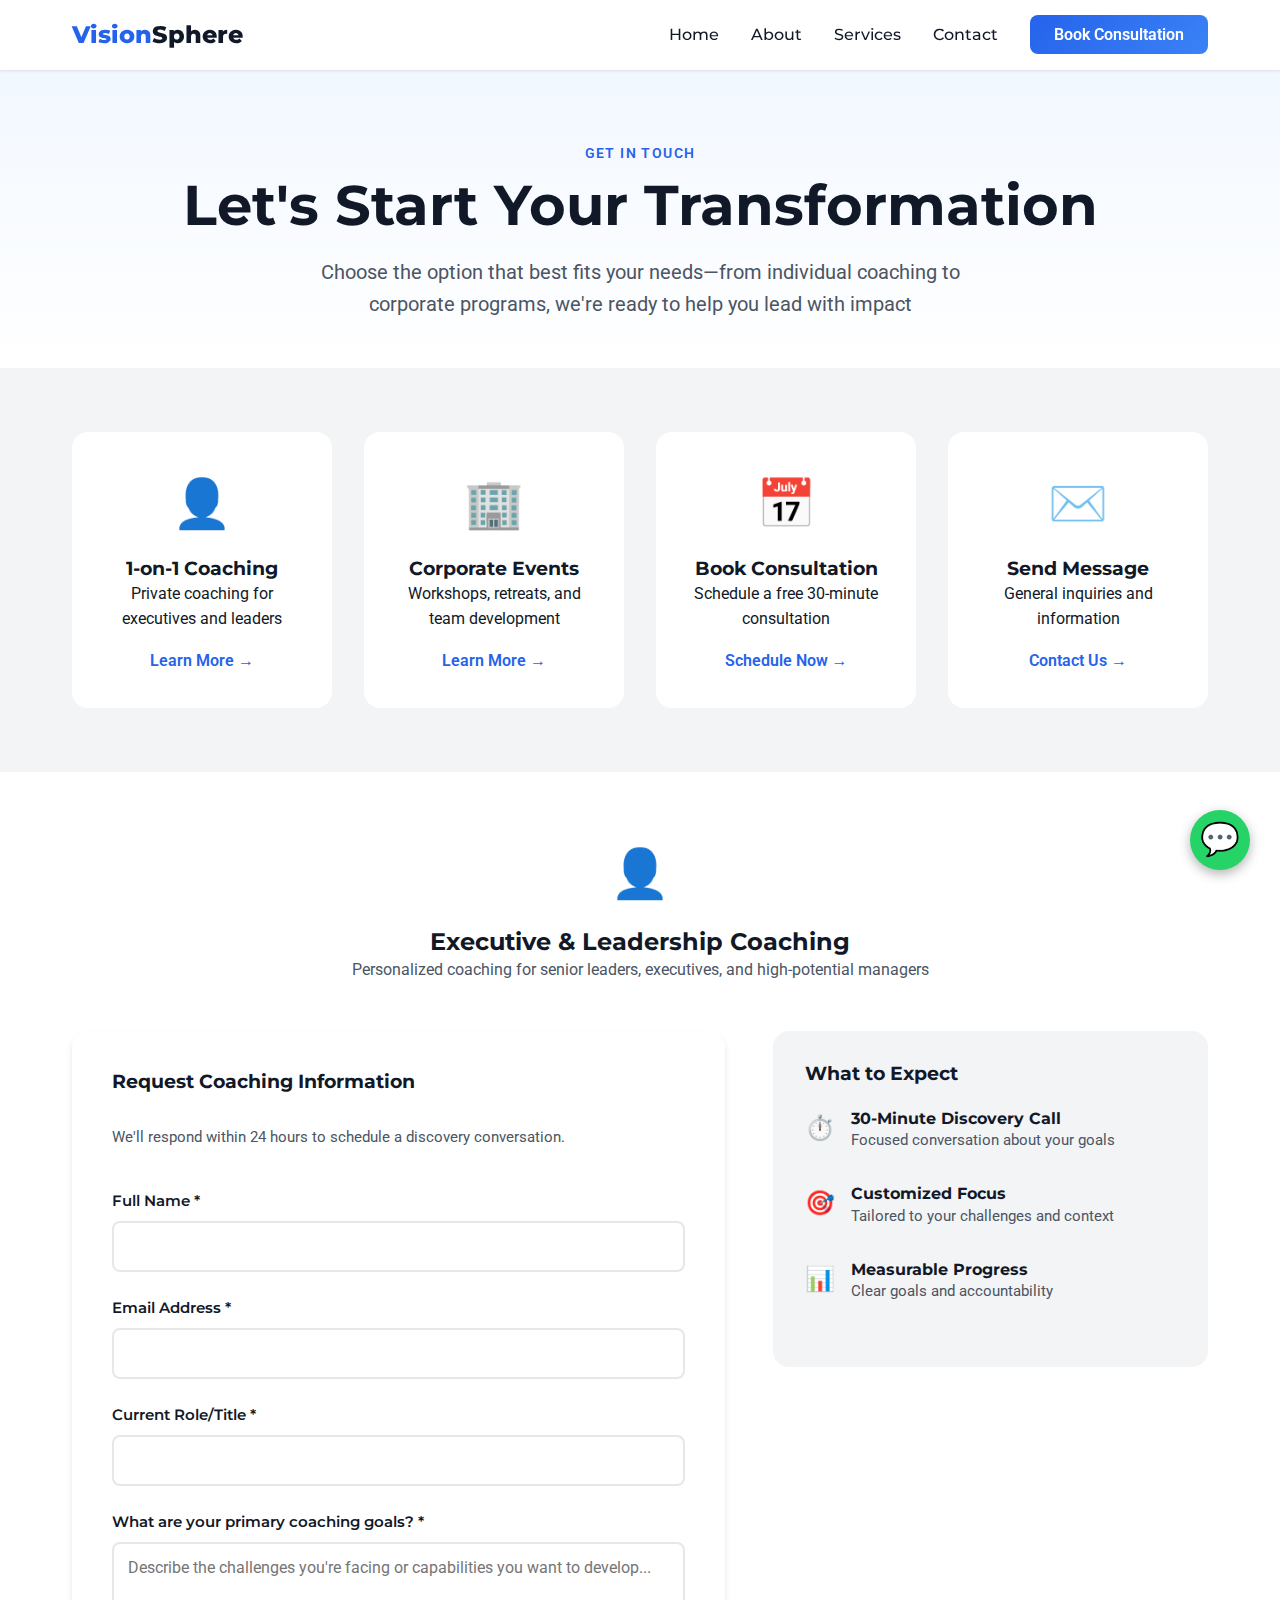
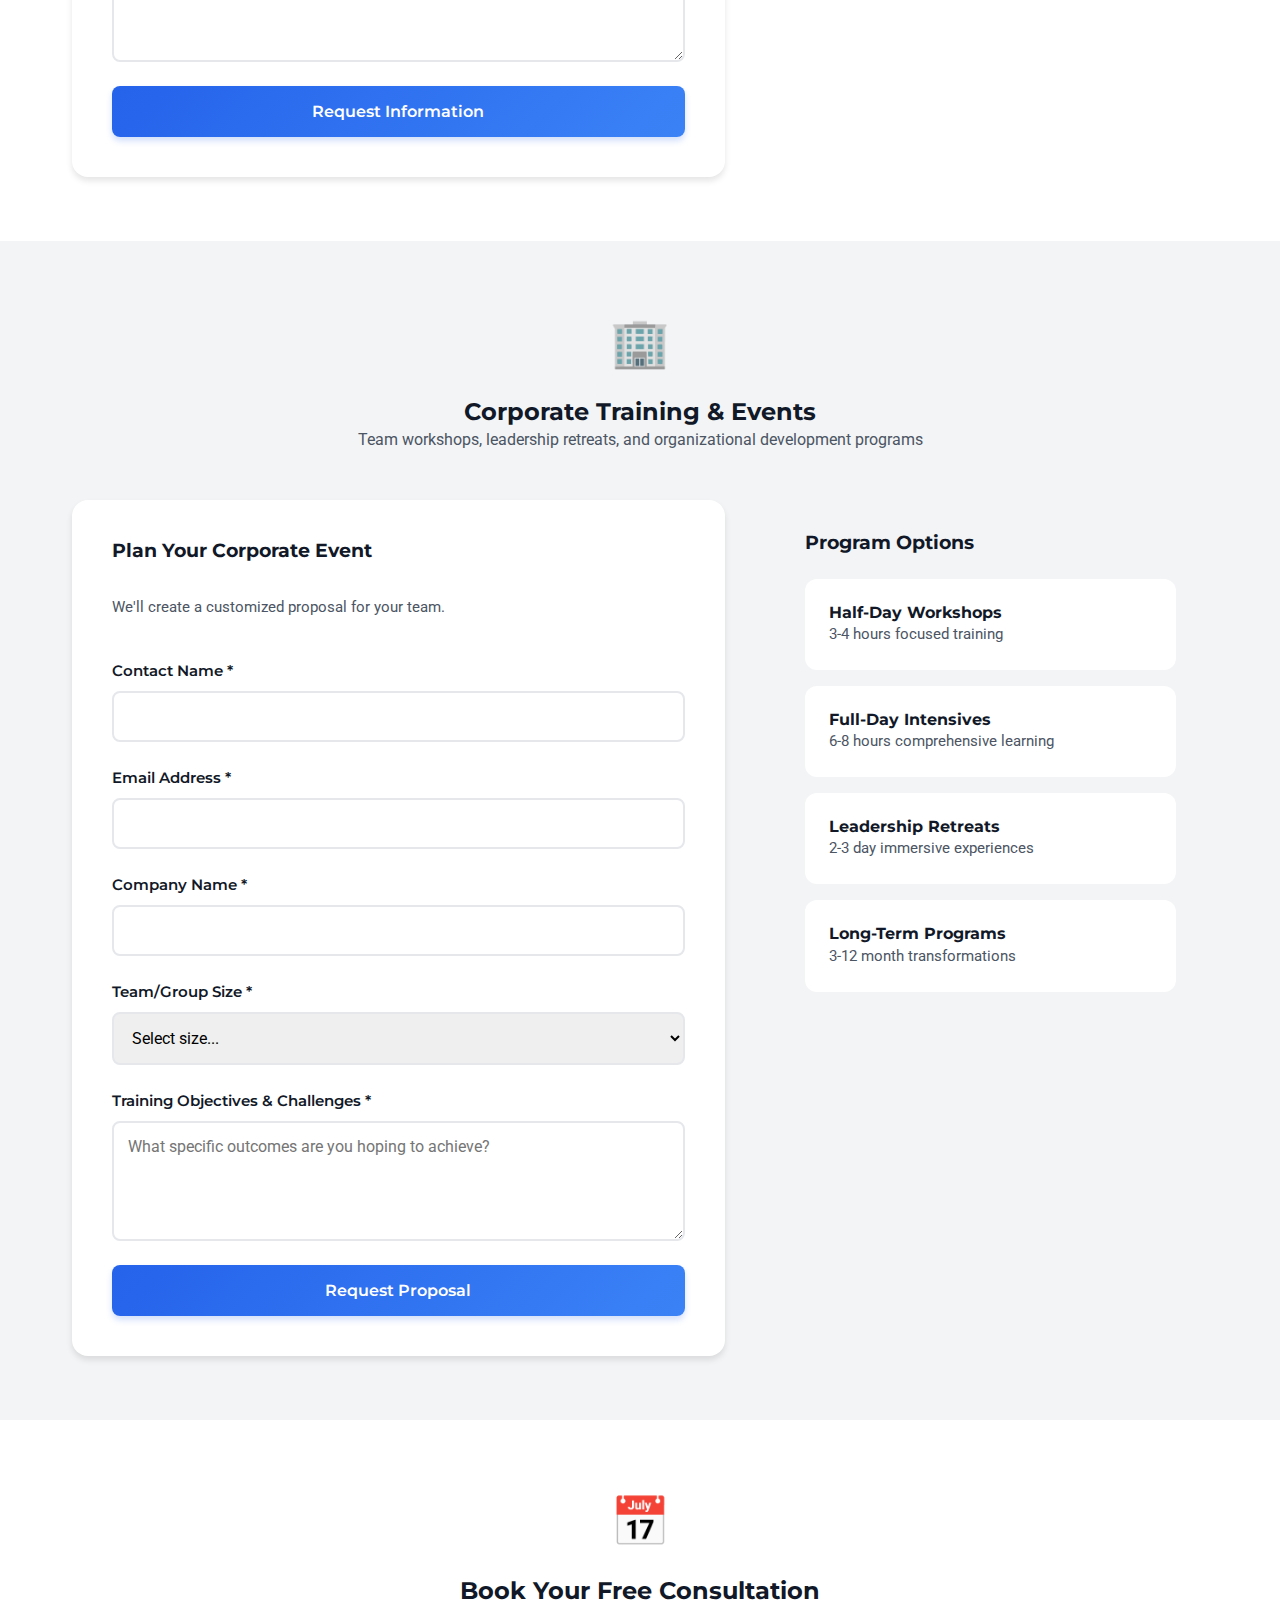
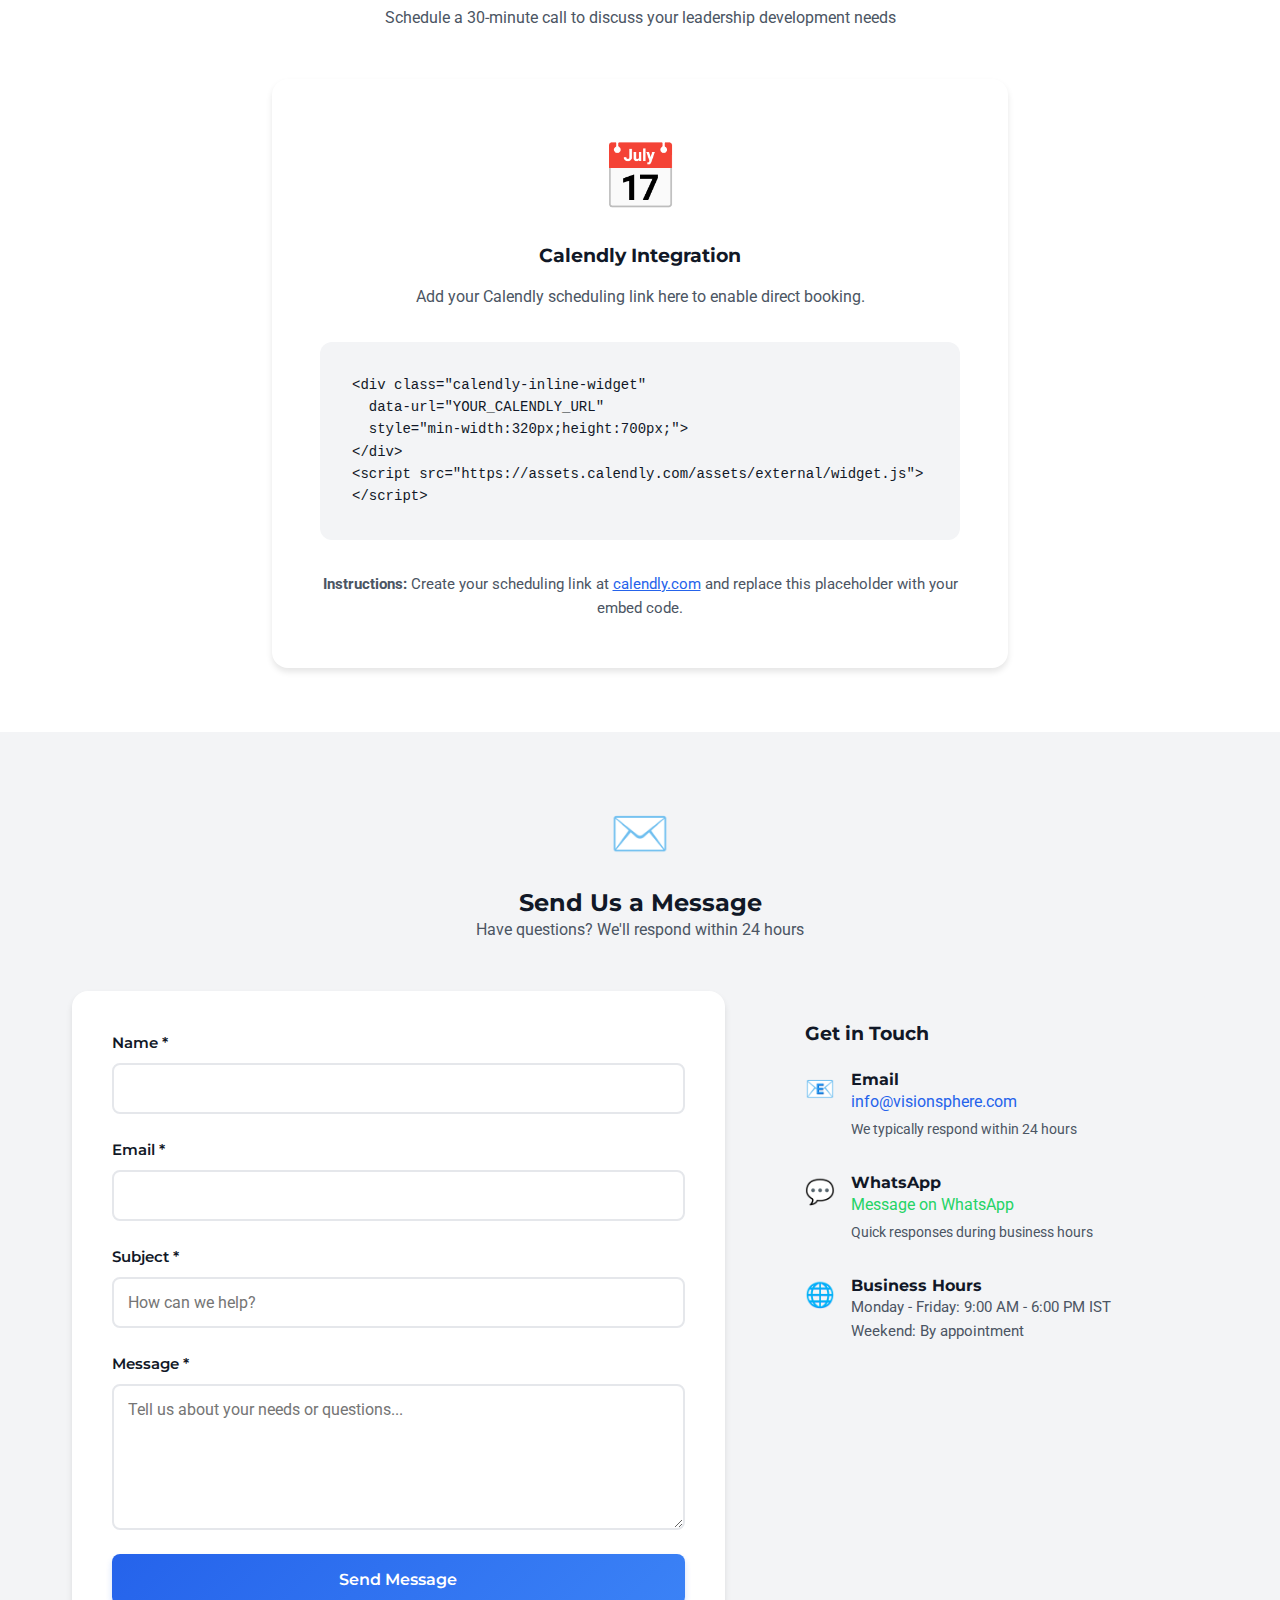
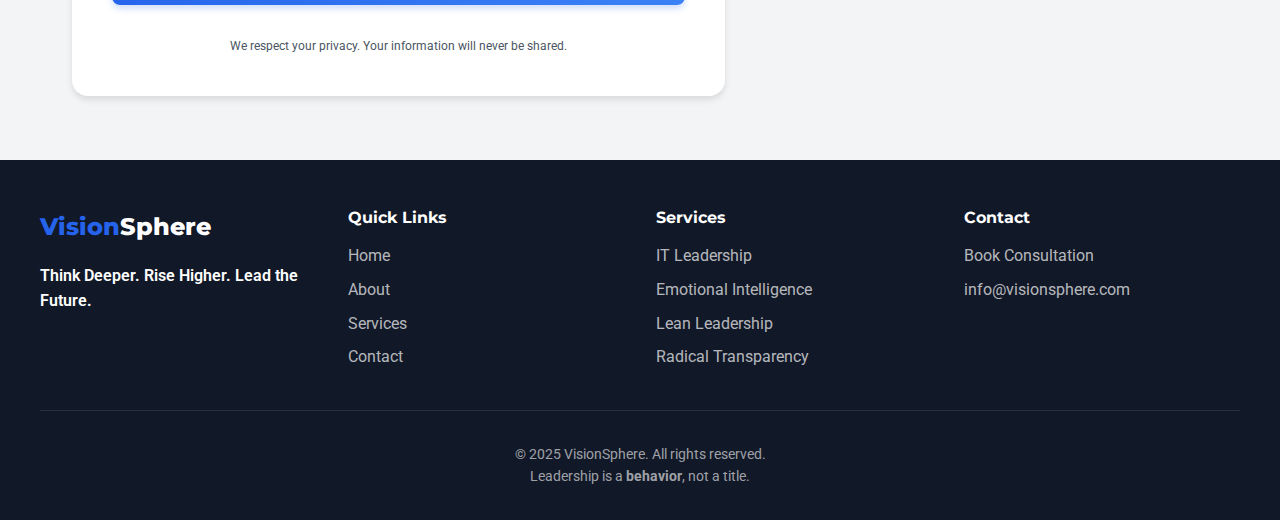
<file: contact.html>
<!DOCTYPE html>
<html lang="en">
<head>
    <meta charset="UTF-8">
    <meta name="viewport" content="width=device-width, initial-scale=1.0">
    <title>Contact VisionSphere - Book Your Leadership Transformation</title>
    <link href="https://fonts.googleapis.com/css2?family=Montserrat:wght@400;600;700;800&family=Roboto:wght@300;400;500;700&display=swap" rel="stylesheet">
    
    <style>
        * { margin: 0; padding: 0; box-sizing: border-box; }
        :root {
            --primary: #2563EB; --primary-dark: #1E40AF; --primary-light: #3B82F6;
            --bg-light: #F3F4F6; --text-dark: #111827; --text-gray: #4B5563;
        }
        body { font-family: 'Roboto', sans-serif; color: var(--text-dark); line-height: 1.6; }
        h1, h2, h3, h4 { font-family: 'Montserrat', sans-serif; font-weight: 700; line-height: 1.2; }
        
        /* Navigation */
        .nav { position: fixed; top: 0; width: 100%; background: rgba(255, 255, 255, 0.95);
            backdrop-filter: blur(10px); box-shadow: 0 1px 3px rgba(0,0,0,0.1); z-index: 1000; padding: 1rem 0; }
        .nav-container { max-width: 1200px; margin: 0 auto; padding: 0 2rem;
            display: flex; justify-content: space-between; align-items: center; }
        .nav-brand { font-size: 1.5rem; font-weight: 800; font-family: 'Montserrat', sans-serif; }
        .brand-vision { color: var(--primary); }
        .nav-menu { display: flex; gap: 2rem; list-style: none; align-items: center; }
        .nav-link { color: var(--text-dark); text-decoration: none; font-weight: 500;
            font-family: 'Montserrat', sans-serif; }
        .nav-link:hover { color: var(--primary); }
        .nav-cta { background: linear-gradient(135deg, var(--primary) 0%, var(--primary-light) 100%);
            color: white !important; padding: 0.625rem 1.5rem; border-radius: 0.5rem;
            text-decoration: none; font-weight: 600; }
        
        /* Page Hero */
        .page-hero { padding: calc(60px + 5rem) 2rem 3rem; text-align: center;
            background: linear-gradient(180deg, #EFF6FF 0%, #FFFFFF 100%); }
        .page-title { font-size: clamp(2.5rem, 5vw, 3.5rem); margin-bottom: 1rem; }
        .page-subtitle { font-size: 1.25rem; color: var(--text-gray); max-width: 700px; margin: 0 auto; }
        .section-label { display: inline-block; font-size: 0.875rem; font-weight: 600;
            letter-spacing: 0.1em; text-transform: uppercase; color: var(--primary); margin-bottom: 0.5rem; }
        
        .container { max-width: 1200px; margin: 0 auto; padding: 0 2rem; }
        section { padding: 4rem 2rem; }
        
        /* Contact Options */
        .contact-options { background: var(--bg-light); }
        .contact-grid { display: grid; grid-template-columns: repeat(auto-fit, minmax(250px, 1fr)); gap: 2rem; }
        .contact-option-card { background: white; padding: 2rem; border-radius: 1rem;
            text-align: center; transition: all 0.3s; text-decoration: none;
            color: var(--text-dark); border: 2px solid transparent; }
        .contact-option-card:hover { border-color: var(--primary); transform: translateY(-5px);
            box-shadow: 0 10px 20px rgba(0,0,0,0.1); }
        .option-icon { font-size: 3rem; margin-bottom: 1rem; }
        .option-link { display: inline-block; margin-top: 1rem; color: var(--primary); font-weight: 600; }
        
        /* Contact Form */
        .contact-section { padding: 4rem 2rem; }
        .contact-section-alt { background: var(--bg-light); }
        .section-header { text-align: center; margin-bottom: 3rem; }
        .section-icon { font-size: 3rem; margin-bottom: 1rem; }
        
        .contact-form-grid { display: grid; grid-template-columns: 1.5fr 1fr; gap: 3rem; align-items: start; }
        .contact-form { display: flex; flex-direction: column; gap: 1.5rem;
            background: white; padding: 2.5rem; border-radius: 1rem; box-shadow: 0 4px 6px rgba(0,0,0,0.1); }
        .form-group { display: flex; flex-direction: column; }
        .form-group label { font-family: 'Montserrat', sans-serif; font-weight: 600;
            margin-bottom: 0.5rem; color: var(--text-dark); font-size: 0.9375rem; }
        .form-group input, .form-group textarea, .form-group select {
            padding: 0.875rem; border: 2px solid #E5E7EB; border-radius: 0.5rem;
            font-family: 'Roboto', sans-serif; font-size: 1rem; transition: border-color 0.3s; }
        .form-group input:focus, .form-group textarea:focus, .form-group select:focus {
            outline: none; border-color: var(--primary); }
        .form-group textarea { resize: vertical; min-height: 120px; }
        
        .contact-info { background: var(--bg-light); padding: 2rem; border-radius: 1rem; }
        .contact-method { display: flex; gap: 1rem; align-items: start; margin-bottom: 2rem; }
        .method-icon { font-size: 1.5rem; flex-shrink: 0; }
        
        .btn { display: inline-block; padding: 1rem 2rem; font-family: 'Montserrat', sans-serif;
            font-size: 1rem; font-weight: 600; border-radius: 0.5rem; text-decoration: none;
            transition: all 0.3s; border: none; cursor: pointer; width: 100%; }
        .btn-primary { background: linear-gradient(135deg, var(--primary) 0%, var(--primary-light) 100%);
            color: white; box-shadow: 0 4px 6px rgba(37, 99, 235, 0.2); }
        .btn-primary:hover { transform: translateY(-2px); }
        
        .whatsapp-float { position: fixed; bottom: 30px; right: 30px; width: 60px; height: 60px;
            background: #25D366; color: white; border-radius: 50%; display: flex;
            align-items: center; justify-content: center; box-shadow: 0 4px 12px rgba(0,0,0,0.3);
            z-index: 999; transition: all 0.3s; text-decoration: none; font-size: 2rem; }
        .whatsapp-float:hover { transform: scale(1.1); background: #128C7E; }
        
        /* CTA */
        .cta-section { background: linear-gradient(135deg, var(--primary-dark) 0%, var(--primary) 50%, var(--primary-light) 100%);
            color: white; text-align: center; padding: 4rem 2rem; }
        .cta-section h2 { color: white; margin-bottom: 1rem; }
        .cta-section p { color: rgba(255, 255, 255, 0.9); font-size: 1.125rem; margin-bottom: 2rem; }
        
        /* Footer */
        .footer { background: var(--text-dark); color: white; padding: 3rem 2rem 2rem; }
        .footer-grid { display: grid; grid-template-columns: repeat(auto-fit, minmax(200px, 1fr));
            gap: 2rem; max-width: 1200px; margin: 0 auto 2rem; }
        .footer-brand { font-family: 'Montserrat', sans-serif; font-size: 1.5rem; font-weight: 800; margin-bottom: 1rem; }
        .footer-col h4 { margin-bottom: 1rem; }
        .footer-links { list-style: none; }
        .footer-links li { margin-bottom: 0.5rem; }
        .footer-links a { color: rgba(255, 255, 255, 0.7); text-decoration: none; }
        .footer-links a:hover { color: white; }
        .footer-bottom { border-top: 1px solid rgba(255, 255, 255, 0.1); padding-top: 2rem;
            text-align: center; max-width: 1200px; margin: 0 auto; }
        .footer-bottom p { color: rgba(255, 255, 255, 0.6); font-size: 0.875rem; }
        
        @media (max-width: 768px) {
            .nav-menu { display: none; }
            .contact-form-grid { grid-template-columns: 1fr; }
            section { padding: 3rem 1.5rem; }
        }
    </style>
</head>
<body>
    <!-- Navigation -->
    <nav class="nav">
        <div class="nav-container">
            <div class="nav-brand"><span class="brand-vision">Vision</span><span>Sphere</span></div>
            <ul class="nav-menu">
                <li><a href="index.html" class="nav-link">Home</a></li>
                <li><a href="about.html" class="nav-link">About</a></li>
                <li><a href="services.html" class="nav-link">Services</a></li>
                <li><a href="contact.html" class="nav-link">Contact</a></li>
                <li><a href="contact.html" class="nav-cta">Book Consultation</a></li>
            </ul>
        </div>
    </nav>

    <!-- Hero -->
    <section class="page-hero">
        <span class="section-label">Get in Touch</span>
        <h1 class="page-title">Let's Start Your Transformation</h1>
        <p class="page-subtitle">Choose the option that best fits your needs—from individual coaching to corporate programs, we're ready to help you lead with impact</p>
    </section>

    <!-- Contact Options -->
    <section class="contact-options">
        <div class="container">
            <div class="contact-grid">
                <a href="#coaching" class="contact-option-card">
                    <div class="option-icon">👤</div>
                    <h3>1-on-1 Coaching</h3>
                    <p>Private coaching for executives and leaders</p>
                    <span class="option-link">Learn More →</span>
                </a>

                <a href="#corporate" class="contact-option-card">
                    <div class="option-icon">🏢</div>
                    <h3>Corporate Events</h3>
                    <p>Workshops, retreats, and team development</p>
                    <span class="option-link">Learn More →</span>
                </a>

                <a href="#booking" class="contact-option-card">
                    <div class="option-icon">📅</div>
                    <h3>Book Consultation</h3>
                    <p>Schedule a free 30-minute consultation</p>
                    <span class="option-link">Schedule Now →</span>
                </a>

                <a href="#contact-form" class="contact-option-card">
                    <div class="option-icon">✉️</div>
                    <h3>Send Message</h3>
                    <p>General inquiries and information</p>
                    <span class="option-link">Contact Us →</span>
                </a>
            </div>
        </div>
    </section>

    <!-- Executive Coaching Section -->
    <section class="contact-section" id="coaching">
        <div class="container">
            <div class="section-header">
                <div class="section-icon">👤</div>
                <h2>Executive & Leadership Coaching</h2>
                <p style="color: var(--text-gray); max-width: 700px; margin: 0 auto;">Personalized coaching for senior leaders, executives, and high-potential managers</p>
            </div>

            <div class="contact-form-grid">
                <form class="contact-form" onsubmit="handleSubmit(event, 'coaching')">
                    <h3 style="margin-bottom: 0.5rem;">Request Coaching Information</h3>
                    <p style="color: var(--text-gray); font-size: 0.9375rem; margin-bottom: 1rem;">We'll respond within 24 hours to schedule a discovery conversation.</p>
                    
                    <div class="form-group">
                        <label>Full Name *</label>
                        <input type="text" required>
                    </div>

                    <div class="form-group">
                        <label>Email Address *</label>
                        <input type="email" required>
                    </div>

                    <div class="form-group">
                        <label>Current Role/Title *</label>
                        <input type="text" required>
                    </div>

                    <div class="form-group">
                        <label>What are your primary coaching goals? *</label>
                        <textarea required placeholder="Describe the challenges you're facing or capabilities you want to develop..."></textarea>
                    </div>

                    <button type="submit" class="btn btn-primary">Request Information</button>
                </form>

                <div class="contact-info">
                    <h3 style="margin-bottom: 1.5rem;">What to Expect</h3>
                    <div class="contact-method">
                        <div class="method-icon">⏱️</div>
                        <div>
                            <h4>30-Minute Discovery Call</h4>
                            <p style="color: var(--text-gray); font-size: 0.9375rem;">Focused conversation about your goals</p>
                        </div>
                    </div>
                    <div class="contact-method">
                        <div class="method-icon">🎯</div>
                        <div>
                            <h4>Customized Focus</h4>
                            <p style="color: var(--text-gray); font-size: 0.9375rem;">Tailored to your challenges and context</p>
                        </div>
                    </div>
                    <div class="contact-method">
                        <div class="method-icon">📊</div>
                        <div>
                            <h4>Measurable Progress</h4>
                            <p style="color: var(--text-gray); font-size: 0.9375rem;">Clear goals and accountability</p>
                        </div>
                    </div>
                </div>
            </div>
        </div>
    </section>

    <!-- Corporate Events Section -->
    <section class="contact-section contact-section-alt" id="corporate">
        <div class="container">
            <div class="section-header">
                <div class="section-icon">🏢</div>
                <h2>Corporate Training & Events</h2>
                <p style="color: var(--text-gray); max-width: 700px; margin: 0 auto;">Team workshops, leadership retreats, and organizational development programs</p>
            </div>

            <div class="contact-form-grid">
                <form class="contact-form" onsubmit="handleSubmit(event, 'corporate')">
                    <h3 style="margin-bottom: 0.5rem;">Plan Your Corporate Event</h3>
                    <p style="color: var(--text-gray); font-size: 0.9375rem; margin-bottom: 1rem;">We'll create a customized proposal for your team.</p>
                    
                    <div class="form-group">
                        <label>Contact Name *</label>
                        <input type="text" required>
                    </div>

                    <div class="form-group">
                        <label>Email Address *</label>
                        <input type="email" required>
                    </div>

                    <div class="form-group">
                        <label>Company Name *</label>
                        <input type="text" required>
                    </div>

                    <div class="form-group">
                        <label>Team/Group Size *</label>
                        <select required>
                            <option value="">Select size...</option>
                            <option>10-20 people</option>
                            <option>20-50 people</option>
                            <option>50-100 people</option>
                            <option>100+ people</option>
                        </select>
                    </div>

                    <div class="form-group">
                        <label>Training Objectives & Challenges *</label>
                        <textarea required placeholder="What specific outcomes are you hoping to achieve?"></textarea>
                    </div>

                    <button type="submit" class="btn btn-primary">Request Proposal</button>
                </form>

                <div class="contact-info">
                    <h3 style="margin-bottom: 1.5rem;">Program Options</h3>
                    <div style="background: white; padding: 1.5rem; border-radius: 0.75rem; margin-bottom: 1rem;">
                        <h4>Half-Day Workshops</h4>
                        <p style="color: var(--text-gray); font-size: 0.9375rem;">3-4 hours focused training</p>
                    </div>
                    <div style="background: white; padding: 1.5rem; border-radius: 0.75rem; margin-bottom: 1rem;">
                        <h4>Full-Day Intensives</h4>
                        <p style="color: var(--text-gray); font-size: 0.9375rem;">6-8 hours comprehensive learning</p>
                    </div>
                    <div style="background: white; padding: 1.5rem; border-radius: 0.75rem; margin-bottom: 1rem;">
                        <h4>Leadership Retreats</h4>
                        <p style="color: var(--text-gray); font-size: 0.9375rem;">2-3 day immersive experiences</p>
                    </div>
                    <div style="background: white; padding: 1.5rem; border-radius: 0.75rem;">
                        <h4>Long-Term Programs</h4>
                        <p style="color: var(--text-gray); font-size: 0.9375rem;">3-12 month transformations</p>
                    </div>
                </div>
            </div>
        </div>
    </section>

    <!-- Booking Section -->
    <section class="contact-section" id="booking">
        <div class="container" style="max-width: 800px; text-align: center;">
            <div class="section-header">
                <div class="section-icon">📅</div>
                <h2>Book Your Free Consultation</h2>
                <p style="color: var(--text-gray);">Schedule a 30-minute call to discuss your leadership development needs</p>
            </div>

            <div style="background: white; padding: 3rem; border-radius: 1rem; box-shadow: 0 4px 6px rgba(0,0,0,0.1);">
                <div style="font-size: 4rem; margin-bottom: 1rem;">📅</div>
                <h3 style="margin-bottom: 1rem;">Calendly Integration</h3>
                <p style="color: var(--text-gray); margin-bottom: 2rem;">Add your Calendly scheduling link here to enable direct booking.</p>
                <div style="background: var(--bg-light); padding: 2rem; border-radius: 0.75rem; margin-bottom: 2rem; text-align: left;">
                    <code style="font-family: 'Courier New', monospace; font-size: 0.875rem; display: block; line-height: 1.6;">
                        &lt;div class="calendly-inline-widget"<br>
                        &nbsp;&nbsp;data-url="YOUR_CALENDLY_URL"<br>
                        &nbsp;&nbsp;style="min-width:320px;height:700px;"&gt;<br>
                        &lt;/div&gt;<br>
                        &lt;script src="https://assets.calendly.com/assets/external/widget.js"&gt;&lt;/script&gt;
                    </code>
                </div>
                <p style="color: var(--text-gray); font-size: 0.9375rem;">
                    <strong>Instructions:</strong> Create your scheduling link at <a href="https://calendly.com" target="_blank" style="color: var(--primary);">calendly.com</a> and replace this placeholder with your embed code.
                </p>
            </div>
        </div>
    </section>

    <!-- General Contact Form -->
    <section class="contact-section contact-section-alt" id="contact-form">
        <div class="container">
            <div class="section-header">
                <div class="section-icon">✉️</div>
                <h2>Send Us a Message</h2>
                <p style="color: var(--text-gray); max-width: 700px; margin: 0 auto;">Have questions? We'll respond within 24 hours</p>
            </div>

            <div class="contact-form-grid">
                <form class="contact-form" onsubmit="handleSubmit(event, 'general')">
                    <div class="form-group">
                        <label>Name *</label>
                        <input type="text" required>
                    </div>

                    <div class="form-group">
                        <label>Email *</label>
                        <input type="email" required>
                    </div>

                    <div class="form-group">
                        <label>Subject *</label>
                        <input type="text" required placeholder="How can we help?">
                    </div>

                    <div class="form-group">
                        <label>Message *</label>
                        <textarea required rows="6" placeholder="Tell us about your needs or questions..."></textarea>
                    </div>

                    <button type="submit" class="btn btn-primary">Send Message</button>
                    <p style="font-size: 0.75rem; color: var(--text-gray); text-align: center; margin-top: 0.5rem;">We respect your privacy. Your information will never be shared.</p>
                </form>

                <div class="contact-info">
                    <h3 style="margin-bottom: 1.5rem;">Get in Touch</h3>
                    <div class="contact-method">
                        <div class="method-icon">📧</div>
                        <div>
                            <h4>Email</h4>
                            <a href="mailto:info@visionsphere.com" style="color: var(--primary); text-decoration: none;">info@visionsphere.com</a>
                            <p style="color: var(--text-gray); font-size: 0.875rem; margin-top: 0.25rem;">We typically respond within 24 hours</p>
                        </div>
                    </div>

                    <div class="contact-method">
                        <div class="method-icon">💬</div>
                        <div>
                            <h4>WhatsApp</h4>
                            <a href="https://wa.me/YOUR_PHONE_NUMBER" style="color: #25D366; text-decoration: none; display: inline-flex; align-items: center; gap: 0.5rem;">
                                <span>Message on WhatsApp</span>
                            </a>
                            <p style="color: var(--text-gray); font-size: 0.875rem; margin-top: 0.25rem;">Quick responses during business hours</p>
                        </div>
                    </div>

                    <div class="contact-method">
                        <div class="method-icon">🌐</div>
                        <div>
                            <h4>Business Hours</h4>
                            <p style="color: var(--text-gray); font-size: 0.9375rem;">Monday - Friday: 9:00 AM - 6:00 PM IST</p>
                            <p style="color: var(--text-gray); font-size: 0.9375rem;">Weekend: By appointment</p>
                        </div>
                    </div>
                </div>
            </div>
        </div>
    </section>

    <!-- WhatsApp Float Button -->
    <a href="https://wa.me/YOUR_PHONE_NUMBER?text=Hi%20VisionSphere%2C%20I'm%20interested%20in%20learning%20more" 
       class="whatsapp-float" 
       target="_blank"
       title="Contact us on WhatsApp">
        💬
    </a>

    <!-- Footer -->
    <footer class="footer">
        <div class="footer-grid">
            <div class="footer-col">
                <div class="footer-brand"><span class="brand-vision">Vision</span><span>Sphere</span></div>
                <p style="font-weight: 600; margin-bottom: 0.5rem;">Think Deeper. Rise Higher. Lead the Future.</p>
            </div>
            <div class="footer-col">
                <h4>Quick Links</h4>
                <ul class="footer-links">
                    <li><a href="index.html">Home</a></li>
                    <li><a href="about.html">About</a></li>
                    <li><a href="services.html">Services</a></li>
                    <li><a href="contact.html">Contact</a></li>
                </ul>
            </div>
            <div class="footer-col">
                <h4>Services</h4>
                <ul class="footer-links">
                    <li><a href="services.html">IT Leadership</a></li>
                    <li><a href="services.html">Emotional Intelligence</a></li>
                    <li><a href="services.html">Lean Leadership</a></li>
                    <li><a href="services.html">Radical Transparency</a></li>
                </ul>
            </div>
            <div class="footer-col">
                <h4>Contact</h4>
                <ul class="footer-links">
                    <li><a href="contact.html">Book Consultation</a></li>
                    <li><a href="mailto:info@visionsphere.com">info@visionsphere.com</a></li>
                </ul>
            </div>
        </div>
        <div class="footer-bottom">
            <p>&copy; 2025 VisionSphere. All rights reserved.</p>
            <p>Leadership is a <strong>behavior</strong>, not a title.</p>
        </div>
    </footer>

    <script>
        // Simple form handling - no external dependencies
        function handleSubmit(event, formType) {
            event.preventDefault();
            const form = event.target;
            const button = form.querySelector('button[type="submit"]');
            const originalText = button.textContent;
            
            // Show loading state
            button.textContent = 'Sending...';
            button.disabled = true;
            
            // Simulate submission (replace with actual backend)
            setTimeout(() => {
                alert('Thank you! We will respond within 24 hours.');
                form.reset();
                button.textContent = originalText;
                button.disabled = false;
            }, 1000);
        }
    </script>
</body>
</html>
</file>
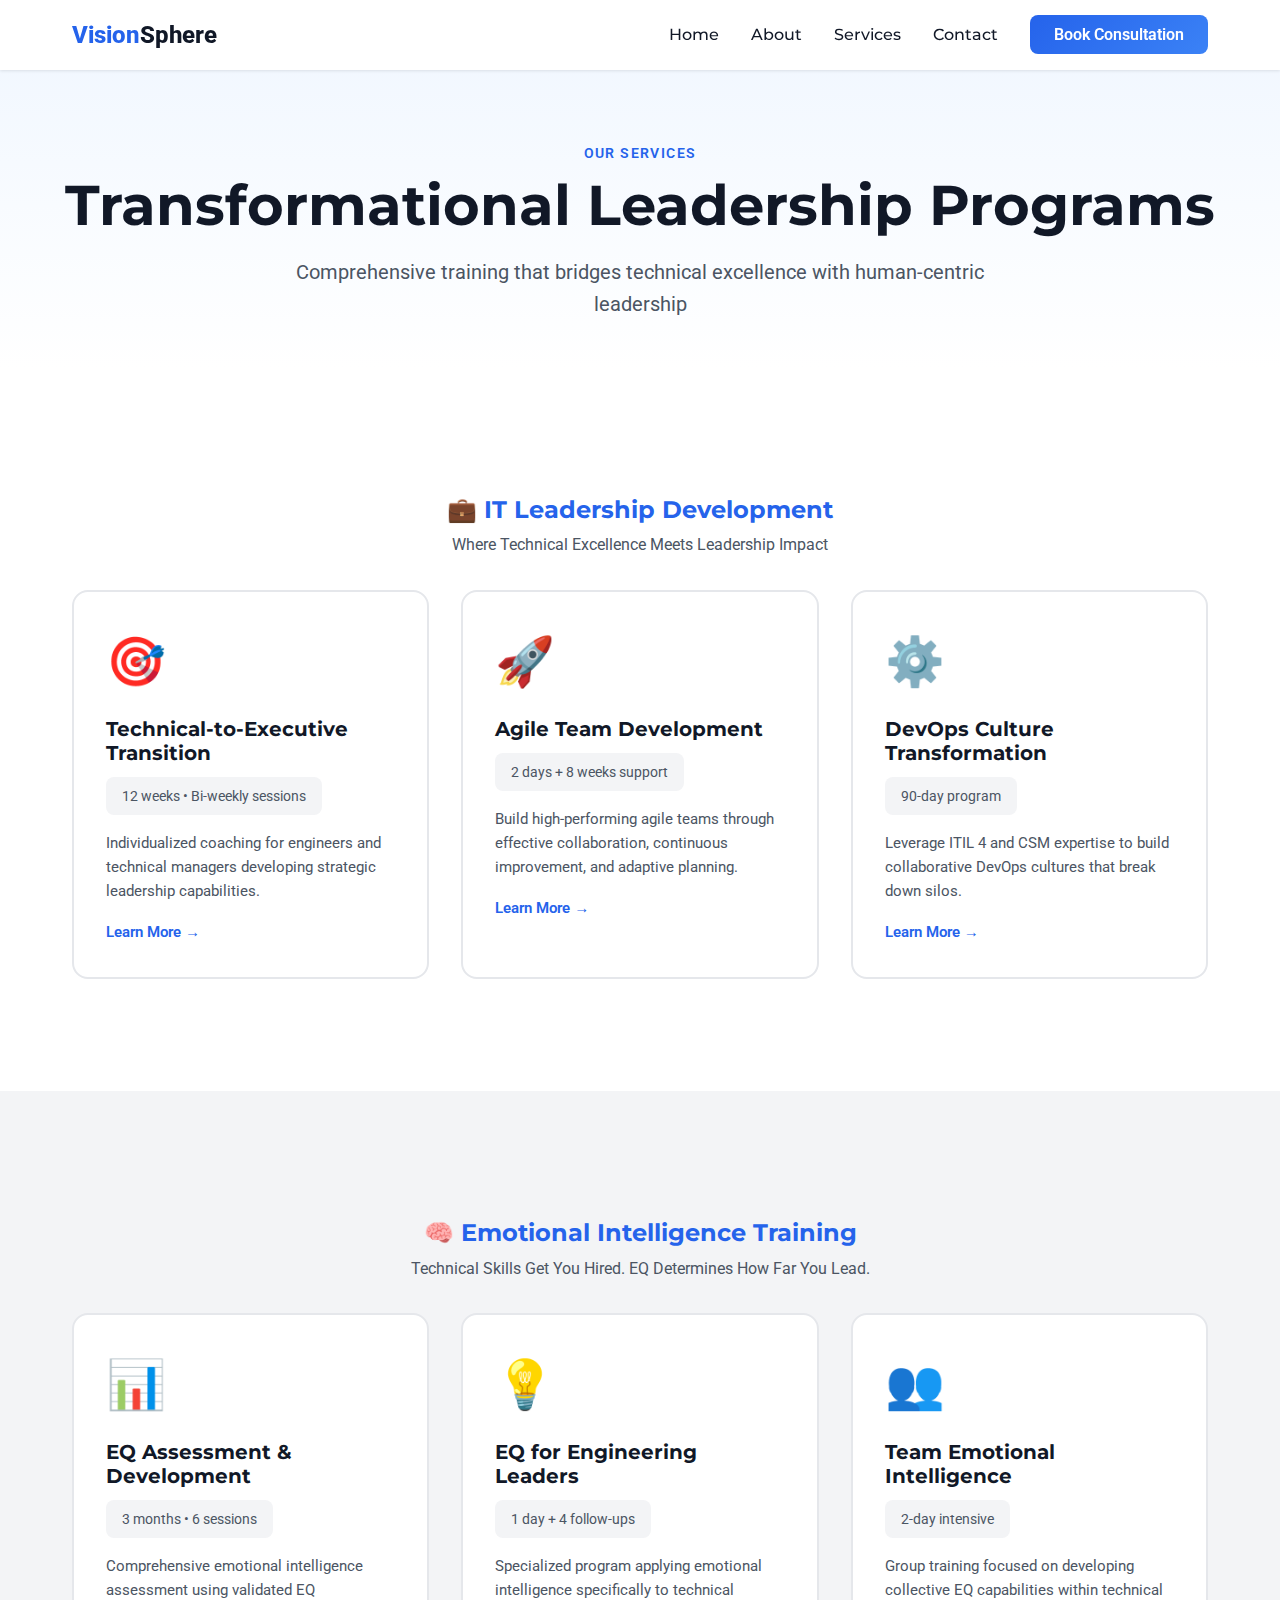
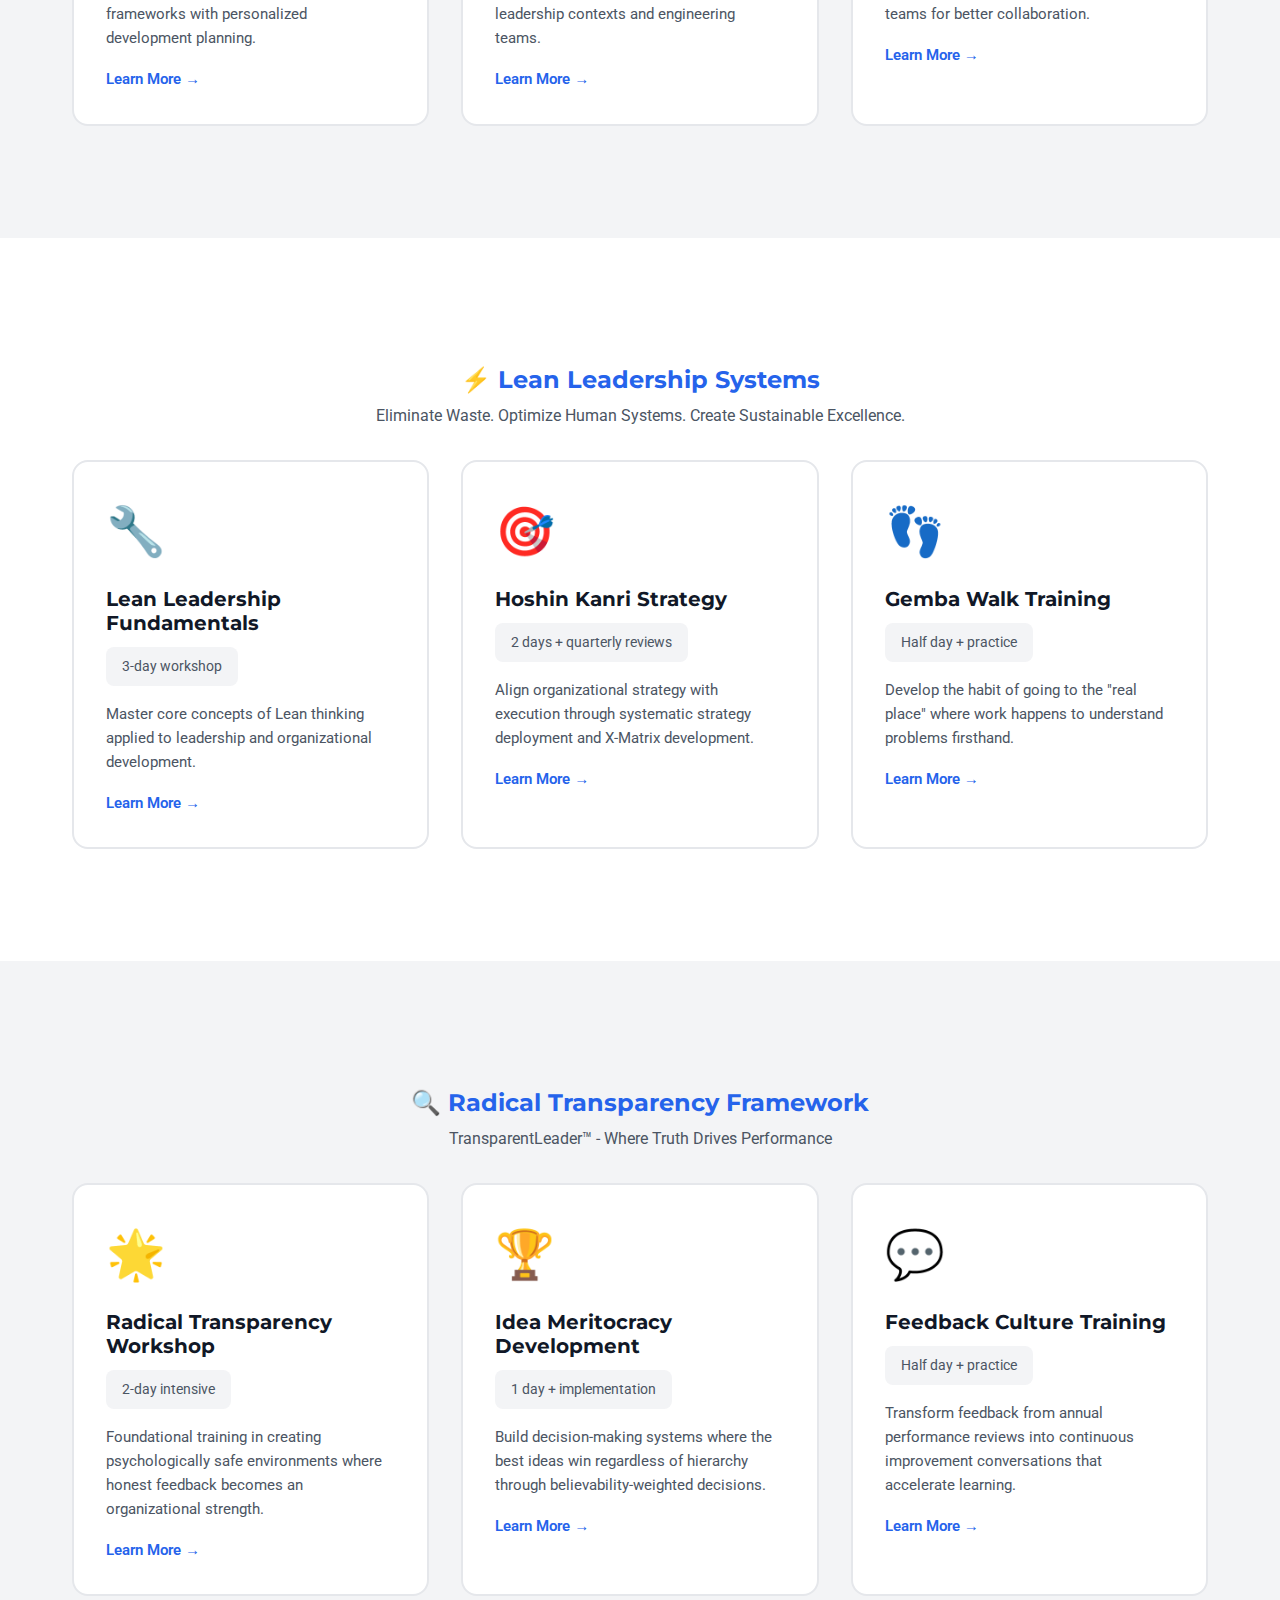
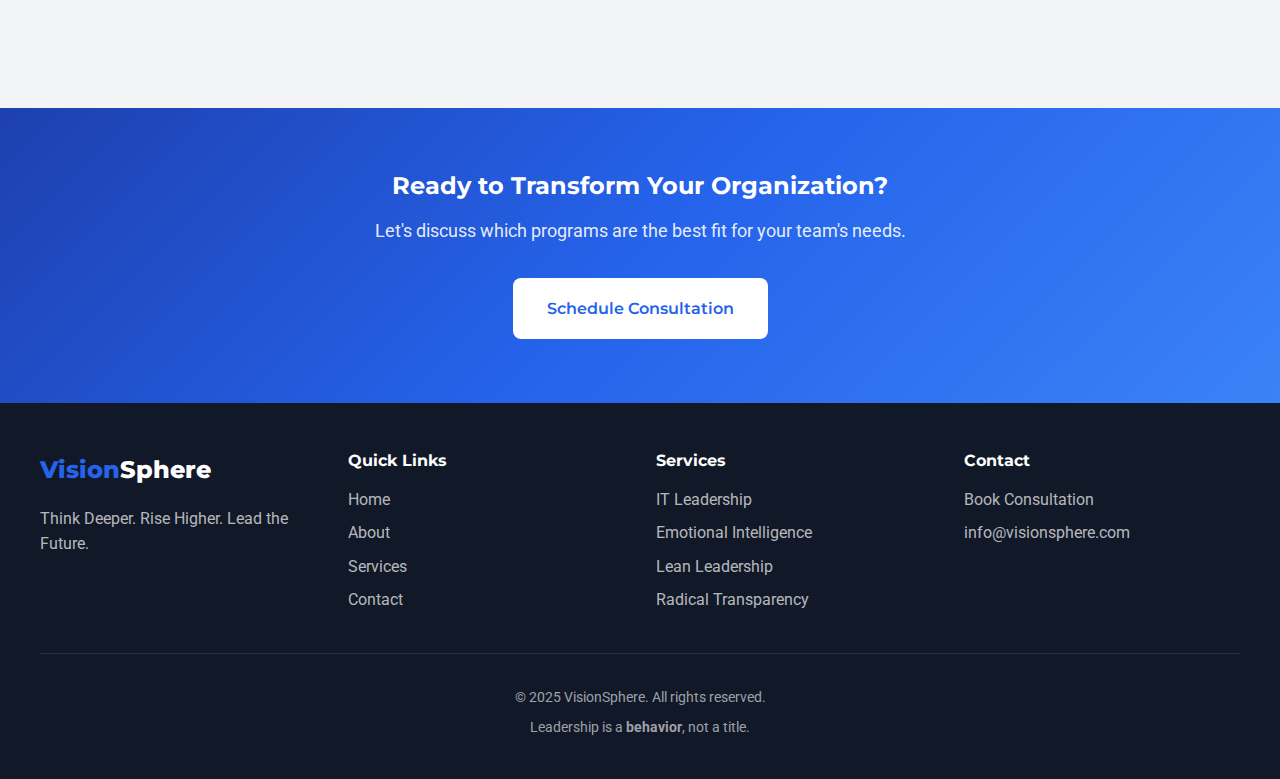
<file: services.html>
<!DOCTYPE html>
<html lang="en">
<head>
    <meta charset="UTF-8">
    <meta name="viewport" content="width=device-width, initial-scale=1.0">
    <title>Leadership Training Services | VisionSphere</title>
    <link href="https://fonts.googleapis.com/css2?family=Montserrat:wght@400;600;700;800&family=Roboto:wght@300;400;500;700&display=swap" rel="stylesheet">
    
    <style>
        * { margin: 0; padding: 0; box-sizing: border-box; }
        :root {
            --primary: #2563EB; --primary-dark: #1E40AF; --primary-light: #3B82F6;
            --bg-light: #F3F4F6; --text-dark: #111827; --text-gray: #4B5563;
        }
        body { font-family: 'Roboto', sans-serif; color: var(--text-dark); line-height: 1.6; overflow-x: hidden; }
        h1, h2, h3, h4 { font-family: 'Montserrat', sans-serif; font-weight: 700; line-height: 1.2; }
        
        /* Navigation */
        .nav { position: fixed; top: 0; width: 100%; background: rgba(255, 255, 255, 0.95);
            backdrop-filter: blur(10px); box-shadow: 0 1px 3px rgba(0,0,0,0.1); z-index: 1000; padding: 1rem 0; }
        .nav-container { max-width: 1200px; margin: 0 auto; padding: 0 2rem;
            display: flex; justify-content: space-between; align-items: center; }
        .nav-brand { font-size: 1.5rem; font-weight: 800; text-decoration: none; color: var(--text-dark); }
        .brand-vision { color: var(--primary); }
        .nav-menu { display: flex; gap: 2rem; list-style: none; align-items: center; }
        .nav-link { color: var(--text-dark); text-decoration: none; font-weight: 500;
            font-family: 'Montserrat', sans-serif; transition: color 0.3s; }
        .nav-link:hover { color: var(--primary); }
        .nav-cta { background: linear-gradient(135deg, var(--primary) 0%, var(--primary-light) 100%);
            color: white !important; padding: 0.625rem 1.5rem; border-radius: 0.5rem;
            text-decoration: none; font-weight: 600; transition: transform 0.3s; }
        .nav-cta:hover { transform: translateY(-2px); }
        
        /* Page Hero */
        .page-hero { padding: calc(60px + 5rem) 2rem 3rem; text-align: center;
            background: linear-gradient(180deg, #EFF6FF 0%, #FFFFFF 100%); }
        .page-title { font-size: clamp(2.5rem, 5vw, 3.5rem); margin-bottom: 1rem; }
        .page-subtitle { font-size: 1.25rem; color: var(--text-gray); max-width: 700px; margin: 0 auto; }
        .section-label { display: inline-block; font-size: 0.875rem; font-weight: 600;
            letter-spacing: 0.1em; text-transform: uppercase; color: var(--primary); margin-bottom: 0.5rem; }
        
        .container { max-width: 1200px; margin: 0 auto; padding: 0 2rem; }
        section { padding: 4rem 2rem; }
        .section-header { text-align: center; margin-bottom: 3rem; }
        .section-title { font-size: clamp(2rem, 4vw, 2.75rem); margin-bottom: 1rem; }
        .section-subtitle { font-size: 1.125rem; color: var(--text-gray); max-width: 700px; margin: 0 auto; }
        
        /* Service Category Headers */
        .category-header { margin: 4rem 0 2rem; text-align: center; }
        .category-header h2 { color: var(--primary); margin-bottom: 0.5rem; }
        .category-header p { color: var(--text-gray); }
        
        /* Program Cards Grid - 3 COLUMNS ON DESKTOP */
        .programs-grid {
            display: grid;
            grid-template-columns: repeat(3, 1fr);
            gap: 2rem;
            margin-bottom: 3rem;
        }
        .program-card { background: white; padding: 2rem; border-radius: 1rem; 
            border: 2px solid #E5E7EB; transition: all 0.3s; cursor: pointer; height: 100%; }
        .program-card:hover { border-color: var(--primary); transform: translateY(-5px);
            box-shadow: 0 10px 20px rgba(0,0,0,0.1); }
        .program-icon { font-size: 3rem; margin-bottom: 1rem; }
        .program-card h3 { margin-bottom: 0.75rem; color: var(--text-dark); font-size: 1.25rem; }
        .program-card p { color: var(--text-gray); margin-bottom: 1rem; font-size: 0.9375rem; line-height: 1.6; }
        .program-duration { display: inline-block; background: var(--bg-light); 
            padding: 0.5rem 1rem; border-radius: 0.5rem; font-size: 0.875rem; 
            color: var(--text-gray); margin-bottom: 1rem; }
        .program-link { color: var(--primary); font-weight: 600; text-decoration: none;
            display: inline-block; transition: transform 0.3s; font-size: 0.9375rem; }
        .program-link:hover { transform: translateX(5px); }
        
        /* Modal Styles */
        .modal { display: none; position: fixed; z-index: 2000; left: 0; top: 0; 
            width: 100%; height: 100%; overflow: auto; 
            background-color: rgba(0, 0, 0, 0.7); backdrop-filter: blur(5px);
            animation: fadeIn 0.3s; }
        .modal.active { display: flex; align-items: center; justify-content: center; }
        .modal-content { background-color: white; margin: 2rem; padding: 0; 
            border-radius: 1rem; max-width: 800px; width: 90%; max-height: 90vh;
            overflow-y: auto; animation: slideUp 0.3s; box-shadow: 0 20px 60px rgba(0,0,0,0.3); }
        .modal-header { padding: 2rem; border-bottom: 1px solid #E5E7EB;
            display: flex; justify-content: space-between; align-items: flex-start; }
        .modal-header h2 { margin: 0; color: var(--text-dark); flex: 1; }
        .modal-close { background: none; border: none; font-size: 2rem; 
            cursor: pointer; color: var(--text-gray); transition: color 0.3s;
            line-height: 1; padding: 0; width: 40px; height: 40px; flex-shrink: 0; }
        .modal-close:hover { color: var(--text-dark); }
        .modal-body { padding: 2rem; }
        .modal-body h3 { margin-top: 1.5rem; margin-bottom: 1rem; color: var(--text-dark); }
        .modal-body h3:first-child { margin-top: 0; }
        .modal-body h4 { margin-top: 1rem; margin-bottom: 0.5rem; color: var(--primary); font-size: 1rem; }
        .modal-body p { color: var(--text-gray); margin-bottom: 1rem; line-height: 1.7; }
        .modal-body ul { margin-left: 1.5rem; margin-bottom: 1rem; }
        .modal-body li { margin-bottom: 0.5rem; color: var(--text-gray); }
        .modal-footer { padding: 1.5rem 2rem; border-top: 1px solid #E5E7EB;
            display: flex; justify-content: center; gap: 1rem; }
        .btn { display: inline-block; padding: 1rem 2rem; font-family: 'Montserrat', sans-serif;
            font-size: 1rem; font-weight: 600; border-radius: 0.5rem; text-decoration: none;
            transition: all 0.3s; border: 2px solid transparent; }
        .btn-primary { background: linear-gradient(135deg, var(--primary) 0%, var(--primary-light) 100%);
            color: white; }
        .btn-primary:hover { transform: translateY(-2px); box-shadow: 0 10px 15px rgba(37,99,235,0.3); }
        .btn-secondary { border-color: var(--primary); color: var(--primary); background: transparent; }
        .btn-secondary:hover { background: var(--primary); color: white; }
        
        @keyframes fadeIn { from { opacity: 0; } to { opacity: 1; } }
        @keyframes slideUp { from { transform: translateY(50px); opacity: 0; } 
            to { transform: translateY(0); opacity: 1; } }
        
        /* CTA Section */
        .cta-section { background: linear-gradient(135deg, var(--primary-dark) 0%, 
            var(--primary) 50%, var(--primary-light) 100%); color: white; text-align: center; }
        .cta-section h2 { color: white; margin-bottom: 1rem; }
        .cta-section p { color: rgba(255, 255, 255, 0.9); font-size: 1.125rem; margin-bottom: 2rem; }
        .cta-section .btn-primary { background: white; color: var(--primary); }
        
        /* Footer */
        .footer { background: var(--text-dark); color: white; padding: 3rem 2rem 2rem; }
        .footer-grid { display: grid; grid-template-columns: repeat(4, 1fr);
            gap: 2rem; max-width: 1200px; margin: 0 auto 2rem; }
        .footer-brand { font-family: 'Montserrat', sans-serif; font-size: 1.5rem; 
            font-weight: 800; margin-bottom: 1rem; }
        .footer-col h4 { margin-bottom: 1rem; }
        .footer-links, .footer-contact { list-style: none; }
        .footer-links li, .footer-contact li { margin-bottom: 0.5rem; }
        .footer-links a, .footer-contact a { color: rgba(255, 255, 255, 0.7); text-decoration: none; }
        .footer-links a:hover, .footer-contact a:hover { color: white; }
        .footer-bottom { border-top: 1px solid rgba(255, 255, 255, 0.1); padding-top: 2rem;
            text-align: center; max-width: 1200px; margin: 0 auto; }
        .footer-bottom p { color: rgba(255, 255, 255, 0.6); font-size: 0.875rem; margin-bottom: 0.5rem; }
        
        /* ============================================
           RESPONSIVE BREAKPOINTS
           ============================================ */
        
        /* Tablet Landscape (768px - 991px) */
        @media (max-width: 991px) {
            .nav-menu { display: none; }
            .programs-grid { grid-template-columns: repeat(2, 1fr); } /* 2 columns */
            .footer-grid { grid-template-columns: repeat(2, 1fr); }
        }

        /* Tablet Portrait (600px - 767px) */
        @media (max-width: 767px) {
            .page-hero { padding: calc(60px + 3rem) 1.5rem 2rem; }
            section { padding: 3rem 1.5rem; }
            .programs-grid { grid-template-columns: 1fr; } /* 1 column */
            .modal-content { margin: 1rem; }
        }

        /* Mobile (up to 599px) */
        @media (max-width: 599px) {
            .page-hero { padding: calc(60px + 3rem) 1rem 2rem; }
            section { padding: 2.5rem 1rem; }
            .program-card { padding: 1.5rem; }
            .modal-content { margin: 0.5rem; max-height: 95vh; }
            .modal-header { padding: 1.25rem; }
            .modal-body { padding: 1.25rem; }
            .modal-footer { flex-direction: column; padding: 1rem 1.25rem; }
            .btn { width: 100%; }
            .footer-grid { grid-template-columns: 1fr; }
        }
    </style>
</head>
<body>
    <!-- Navigation -->
    <nav class="nav">
        <div class="nav-container">
            <a href="index.html" class="nav-brand"><span class="brand-vision">Vision</span><span>Sphere</span></a>
            <ul class="nav-menu">
                <li><a href="index.html" class="nav-link">Home</a></li>
                <li><a href="about.html" class="nav-link">About</a></li>
                <li><a href="services.html" class="nav-link">Services</a></li>
                <li><a href="contact.html" class="nav-link">Contact</a></li>
                <li><a href="contact.html" class="nav-cta">Book Consultation</a></li>
            </ul>
        </div>
    </nav>

    <!-- Page Hero -->
    <section class="page-hero">
        <span class="section-label">Our Services</span>
        <h1 class="page-title">Transformational Leadership Programs</h1>
        <p class="page-subtitle">Comprehensive training that bridges technical excellence with human-centric leadership</p>
    </section>

    <!-- IT Leadership Development -->
    <section>
        <div class="container">
            <div class="category-header">
                <h2>💼 IT Leadership Development</h2>
                <p>Where Technical Excellence Meets Leadership Impact</p>
            </div>
            
            <div class="programs-grid">
                <div class="program-card" onclick="openModal('tech-exec-transition')">
                    <div class="program-icon">🎯</div>
                    <h3>Technical-to-Executive Transition</h3>
                    <div class="program-duration">12 weeks • Bi-weekly sessions</div>
                    <p>Individualized coaching for engineers and technical managers developing strategic leadership capabilities.</p>
                    <span class="program-link">Learn More →</span>
                </div>

                <div class="program-card" onclick="openModal('agile-team-dev')">
                    <div class="program-icon">🚀</div>
                    <h3>Agile Team Development</h3>
                    <div class="program-duration">2 days + 8 weeks support</div>
                    <p>Build high-performing agile teams through effective collaboration, continuous improvement, and adaptive planning.</p>
                    <span class="program-link">Learn More →</span>
                </div>

                <div class="program-card" onclick="openModal('devops-culture')">
                    <div class="program-icon">⚙️</div>
                    <h3>DevOps Culture Transformation</h3>
                    <div class="program-duration">90-day program</div>
                    <p>Leverage ITIL 4 and CSM expertise to build collaborative DevOps cultures that break down silos.</p>
                    <span class="program-link">Learn More →</span>
                </div>
            </div>
        </div>
    </section>

    <!-- Emotional Intelligence Training -->
    <section style="background: var(--bg-light);">
        <div class="container">
            <div class="category-header">
                <h2>🧠 Emotional Intelligence Training</h2>
                <p>Technical Skills Get You Hired. EQ Determines How Far You Lead.</p>
            </div>
            
            <div class="programs-grid">
                <div class="program-card" onclick="openModal('eq-assessment')">
                    <div class="program-icon">📊</div>
                    <h3>EQ Assessment & Development</h3>
                    <div class="program-duration">3 months • 6 sessions</div>
                    <p>Comprehensive emotional intelligence assessment using validated EQ frameworks with personalized development planning.</p>
                    <span class="program-link">Learn More →</span>
                </div>

                <div class="program-card" onclick="openModal('eq-engineering')">
                    <div class="program-icon">💡</div>
                    <h3>EQ for Engineering Leaders</h3>
                    <div class="program-duration">1 day + 4 follow-ups</div>
                    <p>Specialized program applying emotional intelligence specifically to technical leadership contexts and engineering teams.</p>
                    <span class="program-link">Learn More →</span>
                </div>

                <div class="program-card" onclick="openModal('team-eq')">
                    <div class="program-icon">👥</div>
                    <h3>Team Emotional Intelligence</h3>
                    <div class="program-duration">2-day intensive</div>
                    <p>Group training focused on developing collective EQ capabilities within technical teams for better collaboration.</p>
                    <span class="program-link">Learn More →</span>
                </div>
            </div>
        </div>
    </section>

    <!-- Lean Leadership Systems -->
    <section>
        <div class="container">
            <div class="category-header">
                <h2>⚡ Lean Leadership Systems</h2>
                <p>Eliminate Waste. Optimize Human Systems. Create Sustainable Excellence.</p>
            </div>
            
            <div class="programs-grid">
                <div class="program-card" onclick="openModal('lean-fundamentals')">
                    <div class="program-icon">🔧</div>
                    <h3>Lean Leadership Fundamentals</h3>
                    <div class="program-duration">3-day workshop</div>
                    <p>Master core concepts of Lean thinking applied to leadership and organizational development.</p>
                    <span class="program-link">Learn More →</span>
                </div>

                <div class="program-card" onclick="openModal('hoshin-kanri')">
                    <div class="program-icon">🎯</div>
                    <h3>Hoshin Kanri Strategy</h3>
                    <div class="program-duration">2 days + quarterly reviews</div>
                    <p>Align organizational strategy with execution through systematic strategy deployment and X-Matrix development.</p>
                    <span class="program-link">Learn More →</span>
                </div>

                <div class="program-card" onclick="openModal('gemba-walks')">
                    <div class="program-icon">👣</div>
                    <h3>Gemba Walk Training</h3>
                    <div class="program-duration">Half day + practice</div>
                    <p>Develop the habit of going to the "real place" where work happens to understand problems firsthand.</p>
                    <span class="program-link">Learn More →</span>
                </div>
            </div>
        </div>
    </section>

    <!-- Radical Transparency Framework -->
    <section style="background: var(--bg-light);">
        <div class="container">
            <div class="category-header">
                <h2>🔍 Radical Transparency Framework</h2>
                <p>TransparentLeader™ - Where Truth Drives Performance</p>
            </div>
            
            <div class="programs-grid">
                <div class="program-card" onclick="openModal('transparency-workshop')">
                    <div class="program-icon">🌟</div>
                    <h3>Radical Transparency Workshop</h3>
                    <div class="program-duration">2-day intensive</div>
                    <p>Foundational training in creating psychologically safe environments where honest feedback becomes an organizational strength.</p>
                    <span class="program-link">Learn More →</span>
                </div>

                <div class="program-card" onclick="openModal('idea-meritocracy')">
                    <div class="program-icon">🏆</div>
                    <h3>Idea Meritocracy Development</h3>
                    <div class="program-duration">1 day + implementation</div>
                    <p>Build decision-making systems where the best ideas win regardless of hierarchy through believability-weighted decisions.</p>
                    <span class="program-link">Learn More →</span>
                </div>

                <div class="program-card" onclick="openModal('feedback-culture')">
                    <div class="program-icon">💬</div>
                    <h3>Feedback Culture Training</h3>
                    <div class="program-duration">Half day + practice</div>
                    <p>Transform feedback from annual performance reviews into continuous improvement conversations that accelerate learning.</p>
                    <span class="program-link">Learn More →</span>
                </div>
            </div>
        </div>
    </section>

    <!-- Modals for all programs -->
    <div id="modal-tech-exec-transition" class="modal" onclick="closeModalOnOutside(event, 'tech-exec-transition')">
        <div class="modal-content" onclick="event.stopPropagation()">
            <div class="modal-header">
                <h2>🎯 Technical-to-Executive Transition Coaching</h2>
                <button class="modal-close" onclick="closeModal('tech-exec-transition')">&times;</button>
            </div>
            <div class="modal-body">
                <p>Most technical professionals hit a leadership ceiling not because they lack skills, but because they haven't learned to translate technical mastery into human leadership. This program bridges that gap.</p>
                
                <h3>Program Overview</h3>
                <p>Individualized coaching for engineers and technical managers developing strategic leadership capabilities. Learn to shift from tactical execution to strategic thinking, from individual contribution to team empowerment.</p>
                
                <h4>Key Learning Outcomes:</h4>
                <ul>
                    <li>Strategic thinking frameworks specifically designed for technical leaders</li>
                    <li>Stakeholder management and executive presence development</li>
                    <li>Team delegation strategies and leadership communication</li>
                    <li>Balancing technical depth with leadership breadth</li>
                    <li>Managing up, down, and across organizational hierarchies</li>
                    <li>Building and maintaining high-performing technical teams</li>
                </ul>
                
                <h4>Program Structure:</h4>
                <p><strong>Duration:</strong> 12 weeks with bi-weekly 90-minute coaching sessions</p>
                <p><strong>Format:</strong> 1-on-1 coaching with personalized development plans</p>
                <p><strong>Includes:</strong> Pre-assessment, customized curriculum, accountability check-ins, post-program evaluation</p>
                
                <h4>Ideal For:</h4>
                <ul>
                    <li>Senior engineers transitioning to management roles</li>
                    <li>Technical managers moving to director/VP positions</li>
                    <li>Individual contributors preparing for leadership roles</li>
                    <li>CTOs and VPs refining their executive presence</li>
                </ul>
            </div>
            <div class="modal-footer">
                <a href="contact.html" class="btn btn-primary">Schedule Consultation</a>
                <button onclick="closeModal('tech-exec-transition')" class="btn btn-secondary">Close</button>
            </div>
        </div>
    </div>

    <!-- Additional modals (abbreviated for space - same pattern) -->
    <div id="modal-agile-team-dev" class="modal" onclick="closeModalOnOutside(event, 'agile-team-dev')">
        <div class="modal-content" onclick="event.stopPropagation()">
            <div class="modal-header">
                <h2>🚀 Agile Team Development</h2>
                <button class="modal-close" onclick="closeModal('agile-team-dev')">&times;</button>
            </div>
            <div class="modal-body">
                <p>Build high-performing agile teams that deliver results through effective collaboration, continuous improvement, and adaptive planning.</p>
                <h4>Key Outcomes:</h4>
                <ul>
                    <li>Effective sprint planning and retrospectives</li>
                    <li>Team collaboration and conflict resolution</li>
                    <li>Agile mindset and adaptive leadership</li>
                    <li>Metrics-driven continuous improvement</li>
                </ul>
                <p><strong>Duration:</strong> 2-day workshop + 8-week implementation support</p>
            </div>
            <div class="modal-footer">
                <a href="contact.html" class="btn btn-primary">Schedule Consultation</a>
                <button onclick="closeModal('agile-team-dev')" class="btn btn-secondary">Close</button>
            </div>
        </div>
    </div>

    <div id="modal-devops-culture" class="modal" onclick="closeModalOnOutside(event, 'devops-culture')">
        <div class="modal-content" onclick="event.stopPropagation()">
            <div class="modal-header">
                <h2>⚙️ DevOps Culture Transformation</h2>
                <button class="modal-close" onclick="closeModal('devops-culture')">&times;</button>
            </div>
            <div class="modal-body">
                <p>Leverage ITIL 4 and CSM expertise to build collaborative DevOps cultures that break down silos and accelerate delivery.</p>
                <h4>Key Outcomes:</h4>
                <ul>
                    <li>Breaking down development and operations silos</li>
                    <li>Continuous integration and deployment mindsets</li>
                    <li>Blameless post-mortems and learning cultures</li>
                    <li>Service reliability and operational excellence</li>
                </ul>
                <p><strong>Duration:</strong> 90-day transformation program</p>
            </div>
            <div class="modal-footer">
                <a href="contact.html" class="btn btn-primary">Schedule Consultation</a>
                <button onclick="closeModal('devops-culture')" class="btn btn-secondary">Close</button>
            </div>
        </div>
    </div>

    <div id="modal-eq-assessment" class="modal" onclick="closeModalOnOutside(event, 'eq-assessment')">
        <div class="modal-content" onclick="event.stopPropagation()">
            <div class="modal-header">
                <h2>📊 EQ Assessment & Development</h2>
                <button class="modal-close" onclick="closeModal('eq-assessment')">&times;</button>
            </div>
            <div class="modal-body">
                <p>Comprehensive emotional intelligence assessment using validated EQ frameworks, followed by personalized development planning and coaching.</p>
                <h4>Key Outcomes:</h4>
                <ul>
                    <li>Complete EQ profile with strengths and development areas</li>
                    <li>Self-awareness and emotional regulation strategies</li>
                    <li>Social awareness and empathy development</li>
                    <li>Relationship management and influence skills</li>
                </ul>
                <p><strong>Duration:</strong> Assessment + 6 coaching sessions over 3 months</p>
            </div>
            <div class="modal-footer">
                <a href="contact.html" class="btn btn-primary">Schedule Consultation</a>
                <button onclick="closeModal('eq-assessment')" class="btn btn-secondary">Close</button>
            </div>
        </div>
    </div>

    <div id="modal-eq-engineering" class="modal" onclick="closeModalOnOutside(event, 'eq-engineering')">
        <div class="modal-content" onclick="event.stopPropagation()">
            <div class="modal-header">
                <h2>💡 EQ for Engineering Leaders</h2>
                <button class="modal-close" onclick="closeModal('eq-engineering')">&times;</button>
            </div>
            <div class="modal-body">
                <p>Specialized program applying emotional intelligence specifically to technical leadership contexts and engineering environments.</p>
                <h4>Key Outcomes:</h4>
                <ul>
                    <li>Reading team dynamics in technical environments</li>
                    <li>Delivering technical feedback with empathy</li>
                    <li>Managing stress and burnout in high-pressure projects</li>
                    <li>Building psychological safety in engineering teams</li>
                </ul>
                <p><strong>Duration:</strong> Full-day workshop + 4 follow-up sessions</p>
            </div>
            <div class="modal-footer">
                <a href="contact.html" class="btn btn-primary">Schedule Consultation</a>
                <button onclick="closeModal('eq-engineering')" class="btn btn-secondary">Close</button>
            </div>
        </div>
    </div>

    <div id="modal-team-eq" class="modal" onclick="closeModalOnOutside(event, 'team-eq')">
        <div class="modal-content" onclick="event.stopPropagation()">
            <div class="modal-header">
                <h2>👥 Team Emotional Intelligence Workshop</h2>
                <button class="modal-close" onclick="closeModal('team-eq')">&times;</button>
            </div>
            <div class="modal-body">
                <p>Group training focused on developing collective EQ capabilities within technical teams for better collaboration and results.</p>
                <h4>Key Outcomes:</h4>
                <ul>
                    <li>Team EQ assessment and baseline establishment</li>
                    <li>Communication patterns and improvement strategies</li>
                    <li>Constructive conflict management techniques</li>
                    <li>Building trust and psychological safety</li>
                </ul>
                <p><strong>Duration:</strong> 2-day intensive workshop</p>
            </div>
            <div class="modal-footer">
                <a href="contact.html" class="btn btn-primary">Schedule Consultation</a>
                <button onclick="closeModal('team-eq')" class="btn btn-secondary">Close</button>
            </div>
        </div>
    </div>

    <div id="modal-lean-fundamentals" class="modal" onclick="closeModalOnOutside(event, 'lean-fundamentals')">
        <div class="modal-content" onclick="event.stopPropagation()">
            <div class="modal-header">
                <h2>🔧 Lean Leadership Fundamentals</h2>
                <button class="modal-close" onclick="closeModal('lean-fundamentals')">&times;</button>
            </div>
            <div class="modal-body">
                <p>Master the core concepts of Lean thinking applied to leadership and organizational development. Learn to see waste in human systems.</p>
                <h4>Key Outcomes:</h4>
                <ul>
                    <li>Eight types of waste in leadership systems</li>
                    <li>Value stream mapping for organizational processes</li>
                    <li>Standard work for leaders and managers</li>
                    <li>Continuous improvement mindsets (Kaizen)</li>
                </ul>
                <p><strong>Duration:</strong> 3-day workshop</p>
            </div>
            <div class="modal-footer">
                <a href="contact.html" class="btn btn-primary">Schedule Consultation</a>
                <button onclick="closeModal('lean-fundamentals')" class="btn btn-secondary">Close</button>
            </div>
        </div>
    </div>

    <div id="modal-hoshin-kanri" class="modal" onclick="closeModalOnOutside(event, 'hoshin-kanri')">
        <div class="modal-content" onclick="event.stopPropagation()">
            <div class="modal-header">
                <h2>🎯 Hoshin Kanri (Strategy Deployment)</h2>
                <button class="modal-close" onclick="closeModal('hoshin-kanri')">&times;</button>
            </div>
            <div class="modal-body">
                <p>Align organizational strategy with execution through systematic strategy deployment and X-Matrix development.</p>
                <h4>Key Outcomes:</h4>
                <ul>
                    <li>Strategic planning and goal alignment</li>
                    <li>X-Matrix development and deployment</li>
                    <li>Catchball process for collaborative planning</li>
                    <li>Progress tracking and adjustment mechanisms</li>
                </ul>
                <p><strong>Duration:</strong> 2-day workshop + quarterly reviews</p>
            </div>
            <div class="modal-footer">
                <a href="contact.html" class="btn btn-primary">Schedule Consultation</a>
                <button onclick="closeModal('hoshin-kanri')" class="btn btn-secondary">Close</button>
            </div>
        </div>
    </div>

    <div id="modal-gemba-walks" class="modal" onclick="closeModalOnOutside(event, 'gemba-walks')">
        <div class="modal-content" onclick="event.stopPropagation()">
            <div class="modal-header">
                <h2>👣 Gemba Walk Training</h2>
                <button class="modal-close" onclick="closeModal('gemba-walks')">&times;</button>
            </div>
            <div class="modal-body">
                <p>Develop the habit of going to the "real place" where work happens to understand problems firsthand and show respect.</p>
                <h4>Key Outcomes:</h4>
                <ul>
                    <li>Effective Gemba walk methodology</li>
                    <li>Observation techniques without judgment</li>
                    <li>Asking powerful questions that reveal root causes</li>
                    <li>Building improvement culture through presence</li>
                </ul>
                <p><strong>Duration:</strong> Half-day workshop + field practice</p>
            </div>
            <div class="modal-footer">
                <a href="contact.html" class="btn btn-primary">Schedule Consultation</a>
                <button onclick="closeModal('gemba-walks')" class="btn btn-secondary">Close</button>
            </div>
        </div>
    </div>

    <div id="modal-transparency-workshop" class="modal" onclick="closeModalOnOutside(event, 'transparency-workshop')">
        <div class="modal-content" onclick="event.stopPropagation()">
            <div class="modal-header">
                <h2>🌟 Radical Transparency Leadership Workshop</h2>
                <button class="modal-close" onclick="closeModal('transparency-workshop')">&times;</button>
            </div>
            <div class="modal-body">
                <p>Foundational training in creating psychologically safe environments where honest feedback and truth-telling become organizational strengths.</p>
                <h4>Key Outcomes:</h4>
                <ul>
                    <li>Principles of Radical Transparency and Truth</li>
                    <li>Creating psychological safety for honesty</li>
                    <li>Distinguishing between brutal honesty and radical candor</li>
                    <li>Leadership behaviors that model transparency</li>
                </ul>
                <p><strong>Duration:</strong> 2-day intensive workshop</p>
            </div>
            <div class="modal-footer">
                <a href="contact.html" class="btn btn-primary">Schedule Consultation</a>
                <button onclick="closeModal('transparency-workshop')" class="btn btn-secondary">Close</button>
            </div>
        </div>
    </div>

    <div id="modal-idea-meritocracy" class="modal" onclick="closeModalOnOutside(event, 'idea-meritocracy')">
        <div class="modal-content" onclick="event.stopPropagation()">
            <div class="modal-header">
                <h2>🏆 Idea Meritocracy Development</h2>
                <button class="modal-close" onclick="closeModal('idea-meritocracy')">&times;</button>
            </div>
            <div class="modal-body">
                <p>Build decision-making systems where the best ideas win regardless of hierarchy. Learn to separate people from ideas.</p>
                <h4>Key Outcomes:</h4>
                <ul>
                    <li>Believability-weighted decision making</li>
                    <li>Systems for capturing and evaluating ideas</li>
                    <li>Overcoming authority bias and groupthink</li>
                    <li>Credible dissent and productive disagreement</li>
                </ul>
                <p><strong>Duration:</strong> Full-day workshop + implementation support</p>
            </div>
            <div class="modal-footer">
                <a href="contact.html" class="btn btn-primary">Schedule Consultation</a>
                <button onclick="closeModal('idea-meritocracy')" class="btn btn-secondary">Close</button>
            </div>
        </div>
    </div>

    <div id="modal-feedback-culture" class="modal" onclick="closeModalOnOutside(event, 'feedback-culture')">
        <div class="modal-content" onclick="event.stopPropagation()">
            <div class="modal-header">
                <h2>💬 Feedback Culture Training</h2>
                <button class="modal-close" onclick="closeModal('feedback-culture')">&times;</button>
            </div>
            <div class="modal-body">
                <p>Transform feedback from an annual performance review into a continuous improvement conversation that accelerates learning.</p>
                <h4>Key Outcomes:</h4>
                <ul>
                    <li>Real-time feedback mechanisms</li>
                    <li>Separating person from performance</li>
                    <li>Receiving feedback without defensiveness</li>
                    <li>Creating feedback loops that accelerate learning</li>
                </ul>
                <p><strong>Duration:</strong> Half-day workshop + practice sessions</p>
            </div>
            <div class="modal-footer">
                <a href="contact.html" class="btn btn-primary">Schedule Consultation</a>
                <button onclick="closeModal('feedback-culture')" class="btn btn-secondary">Close</button>
            </div>
        </div>
    </div>

    <!-- CTA Section -->
    <section class="cta-section">
        <div class="container">
            <h2>Ready to Transform Your Organization?</h2>
            <p>Let's discuss which programs are the best fit for your team's needs.</p>
            <a href="contact.html" class="btn btn-primary">Schedule Consultation</a>
        </div>
    </section>

    <!-- Footer -->
    <footer class="footer">
        <div class="footer-grid">
            <div class="footer-col">
                <div class="footer-brand"><span class="brand-vision">Vision</span><span>Sphere</span></div>
                <p style="color: rgba(255,255,255,0.7); margin-top: 0.5rem;">Think Deeper. Rise Higher. Lead the Future.</p>
            </div>
            <div class="footer-col">
                <h4>Quick Links</h4>
                <ul class="footer-links">
                    <li><a href="index.html">Home</a></li>
                    <li><a href="about.html">About</a></li>
                    <li><a href="services.html">Services</a></li>
                    <li><a href="contact.html">Contact</a></li>
                </ul>
            </div>
            <div class="footer-col">
                <h4>Services</h4>
                <ul class="footer-links">
                    <li><a href="services.html">IT Leadership</a></li>
                    <li><a href="services.html">Emotional Intelligence</a></li>
                    <li><a href="services.html">Lean Leadership</a></li>
                    <li><a href="services.html">Radical Transparency</a></li>
                </ul>
            </div>
            <div class="footer-col">
                <h4>Contact</h4>
                <ul class="footer-contact">
                    <li><a href="contact.html">Book Consultation</a></li>
                    <li><a href="mailto:info@visionsphere.com">info@visionsphere.com</a></li>
                </ul>
            </div>
        </div>
        <div class="footer-bottom">
            <p>&copy; 2025 VisionSphere. All rights reserved.</p>
            <p>Leadership is a <strong>behavior</strong>, not a title.</p>
        </div>
    </footer>

    <script>
        // Modal Functions
        function openModal(modalId) {
            const modal = document.getElementById('modal-' + modalId);
            if (modal) {
                modal.classList.add('active');
                document.body.style.overflow = 'hidden';
            }
        }

        function closeModal(modalId) {
            const modal = document.getElementById('modal-' + modalId);
            if (modal) {
                modal.classList.remove('active');
                document.body.style.overflow = '';
            }
        }

        function closeModalOnOutside(event, modalId) {
            if (event.target.classList.contains('modal')) {
                closeModal(modalId);
            }
        }

        // Close modal on Escape key
        document.addEventListener('keydown', function(event) {
            if (event.key === 'Escape') {
                const activeModal = document.querySelector('.modal.active');
                if (activeModal) {
                    activeModal.classList.remove('active');
                    document.body.style.overflow = '';
                }
            }
        });
    </script>
</body>
</html>
</file>
